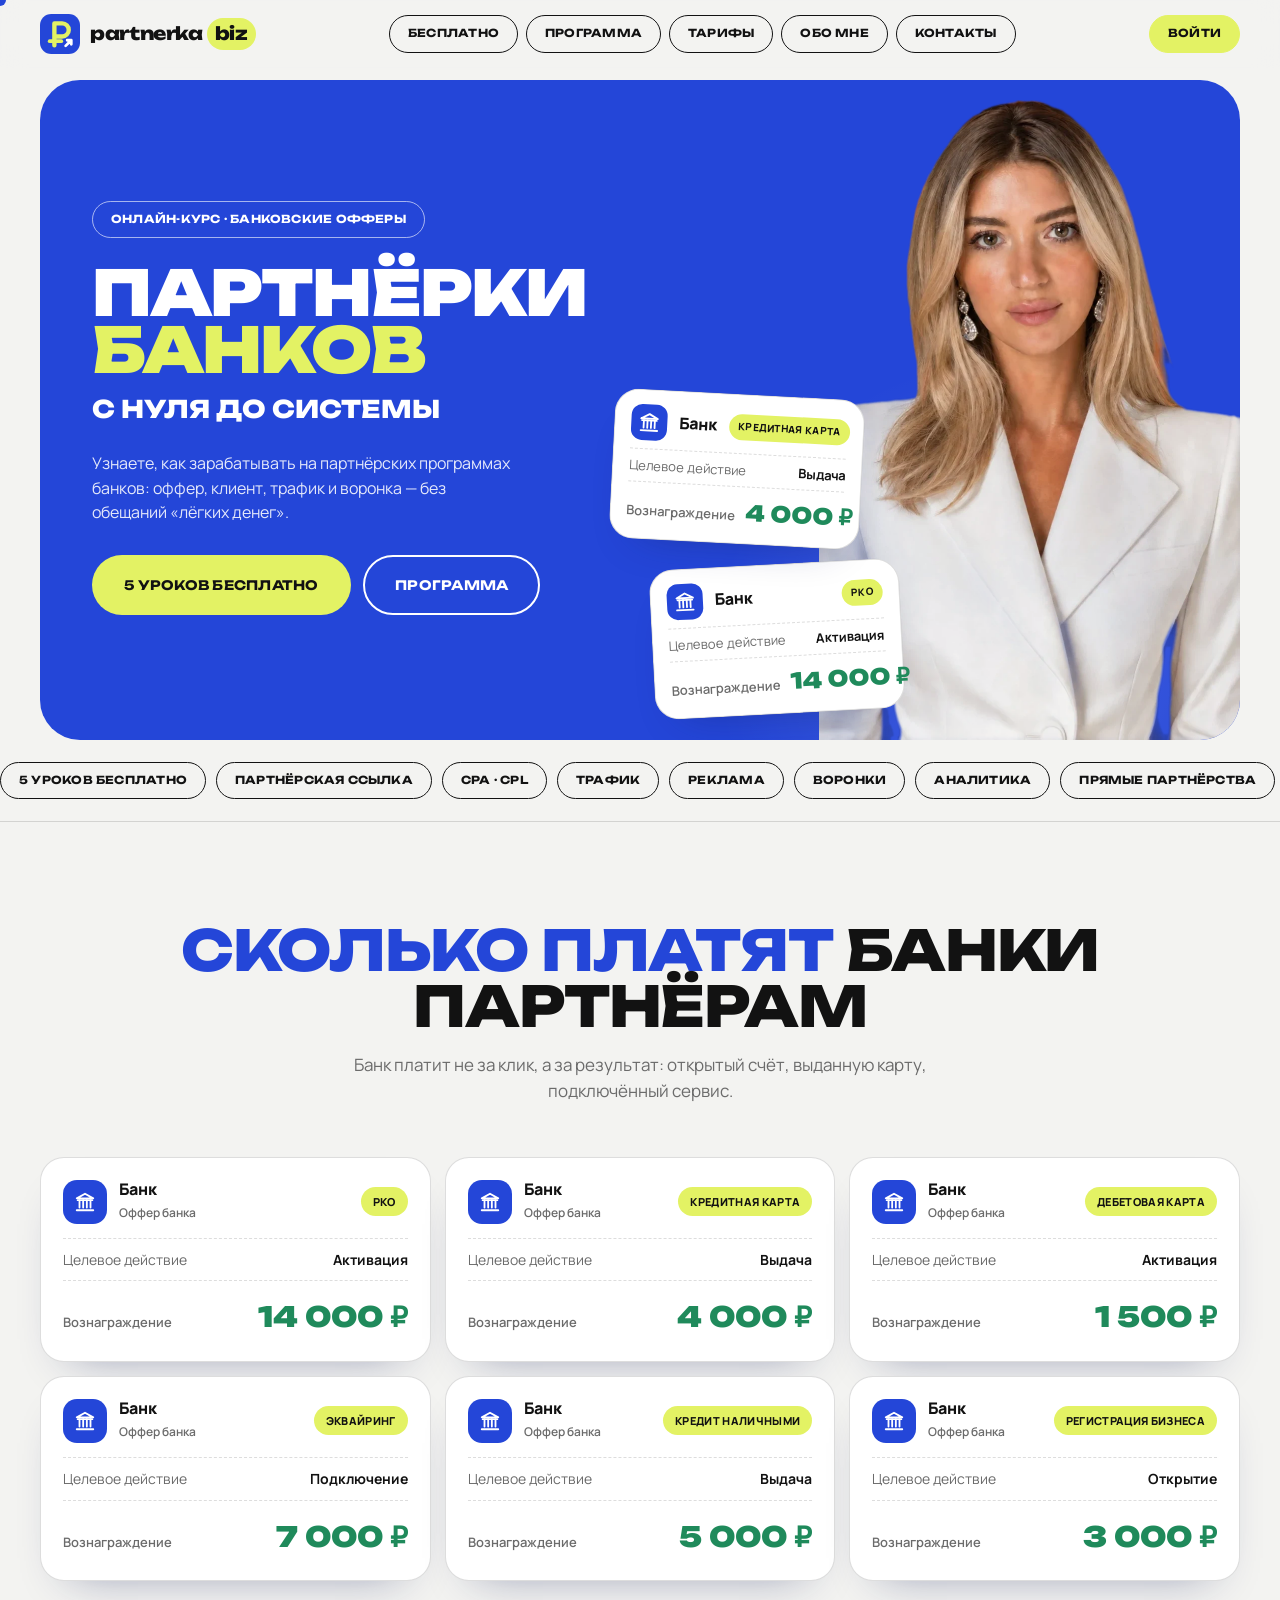
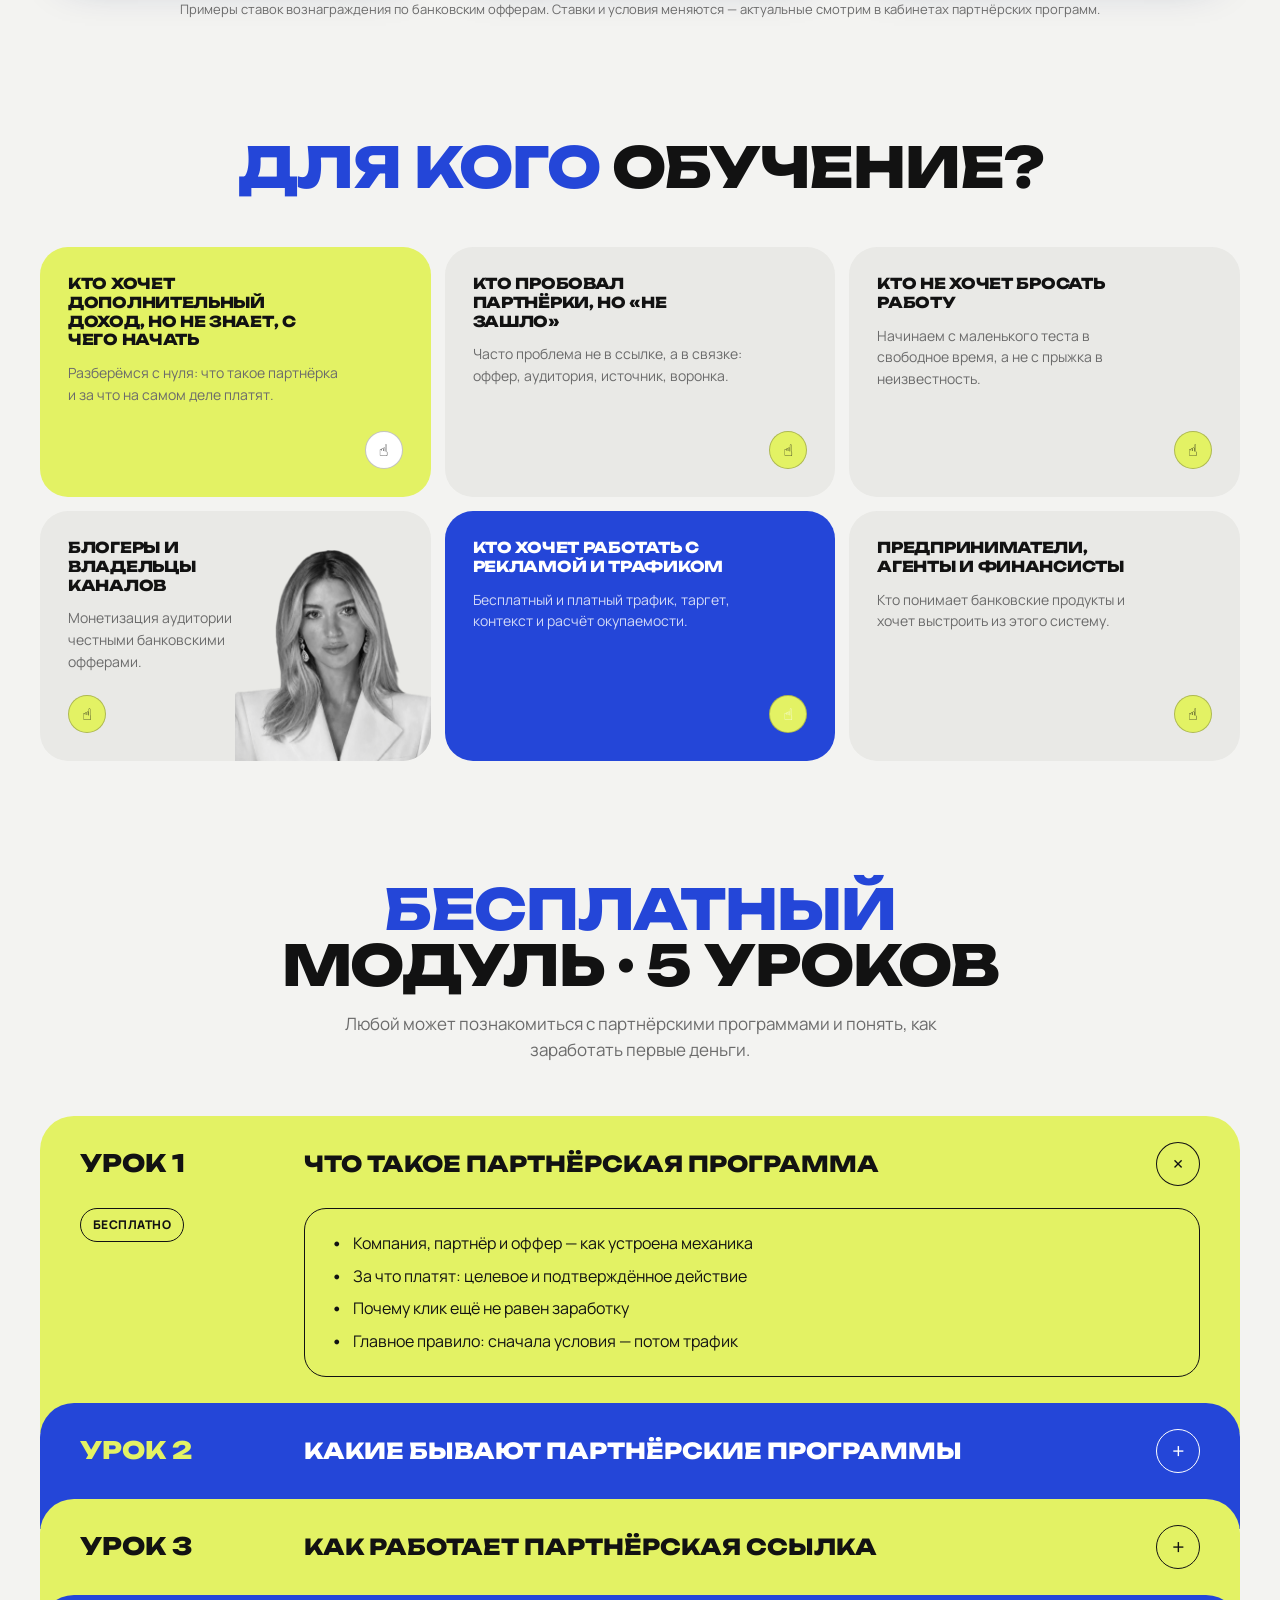
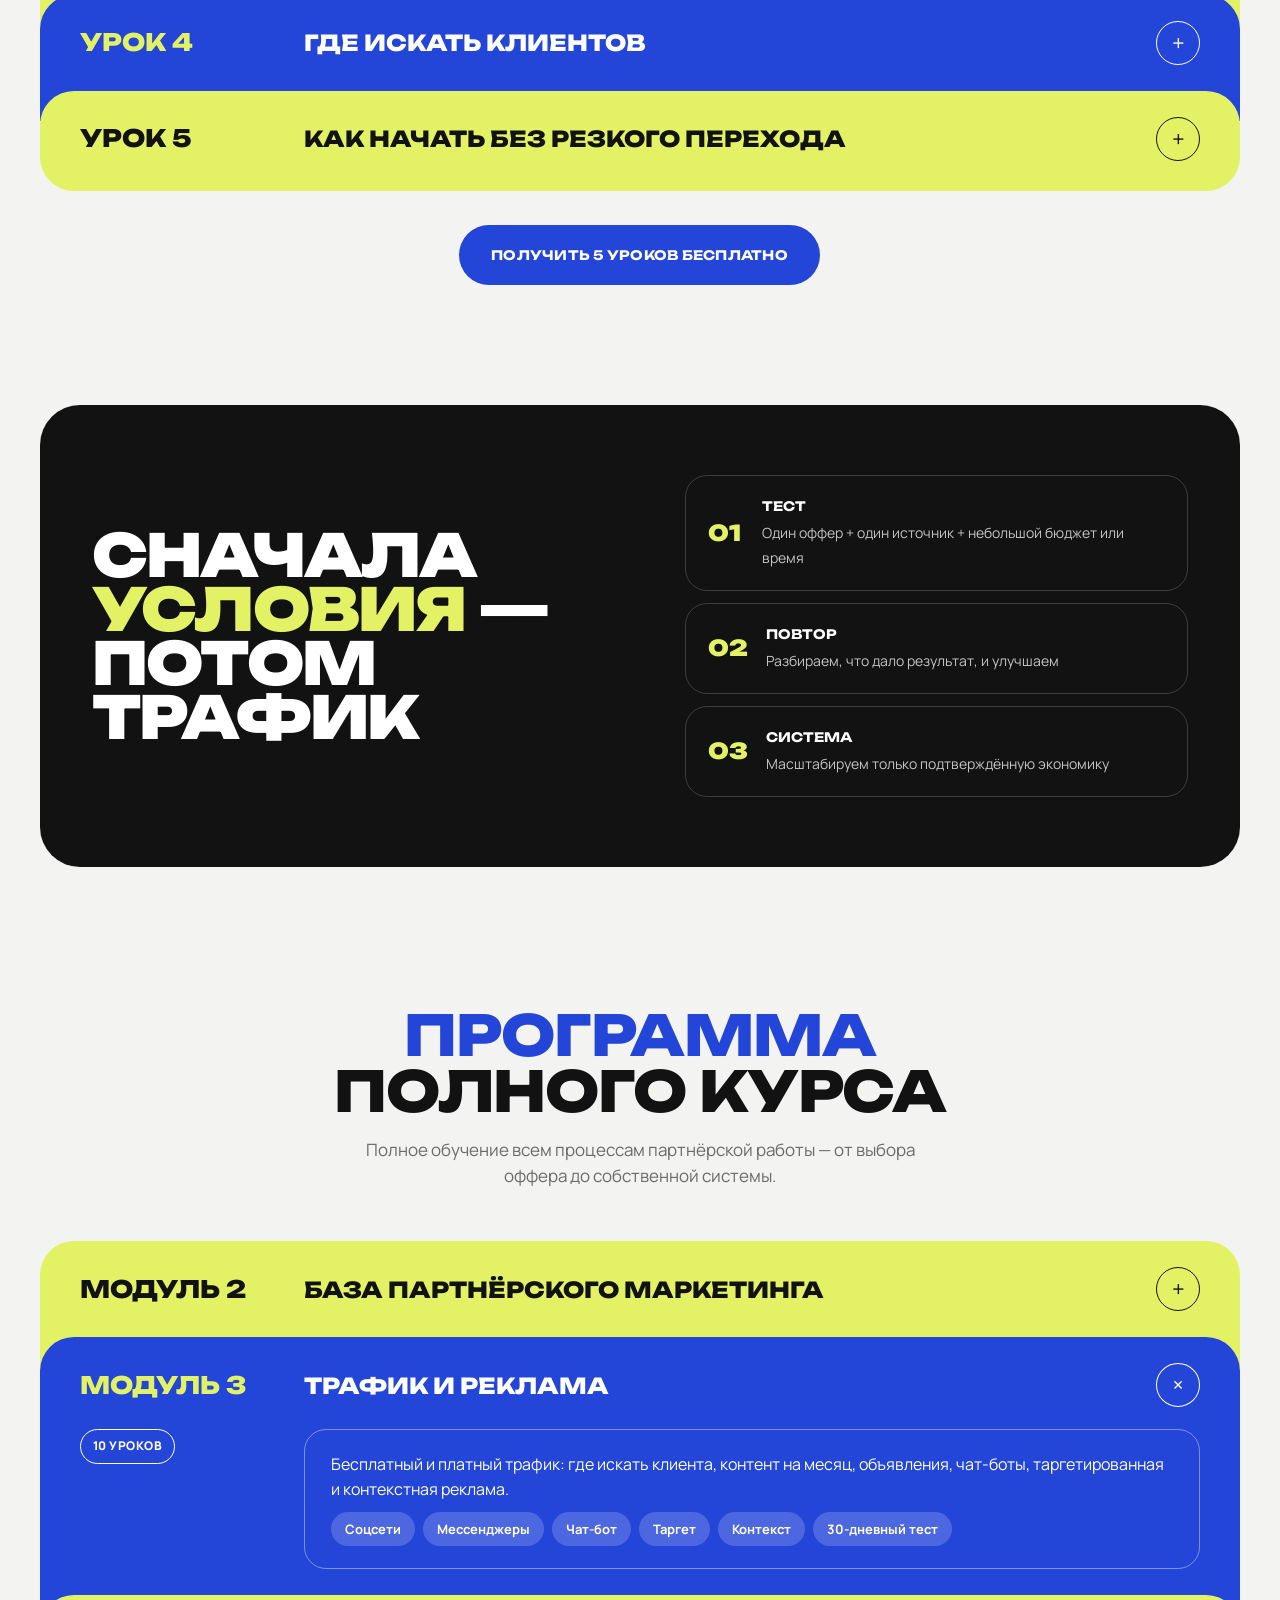
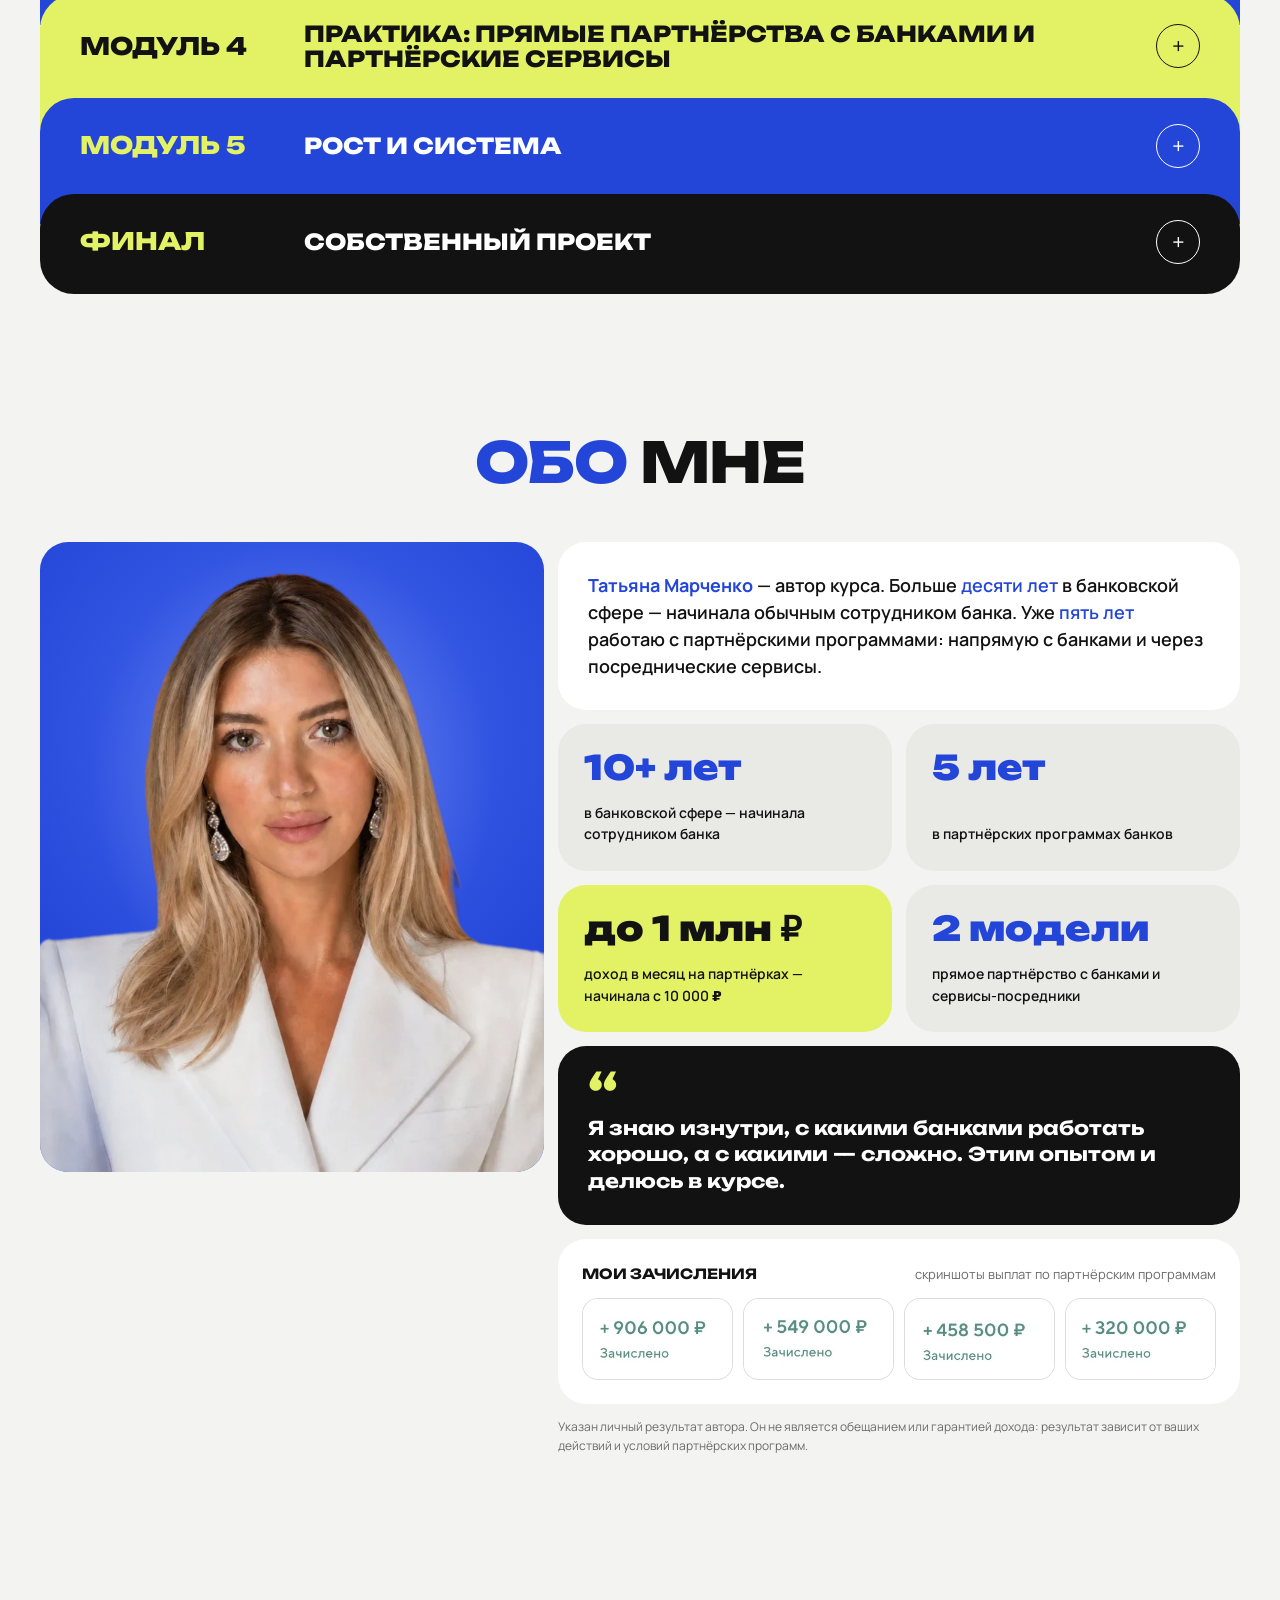
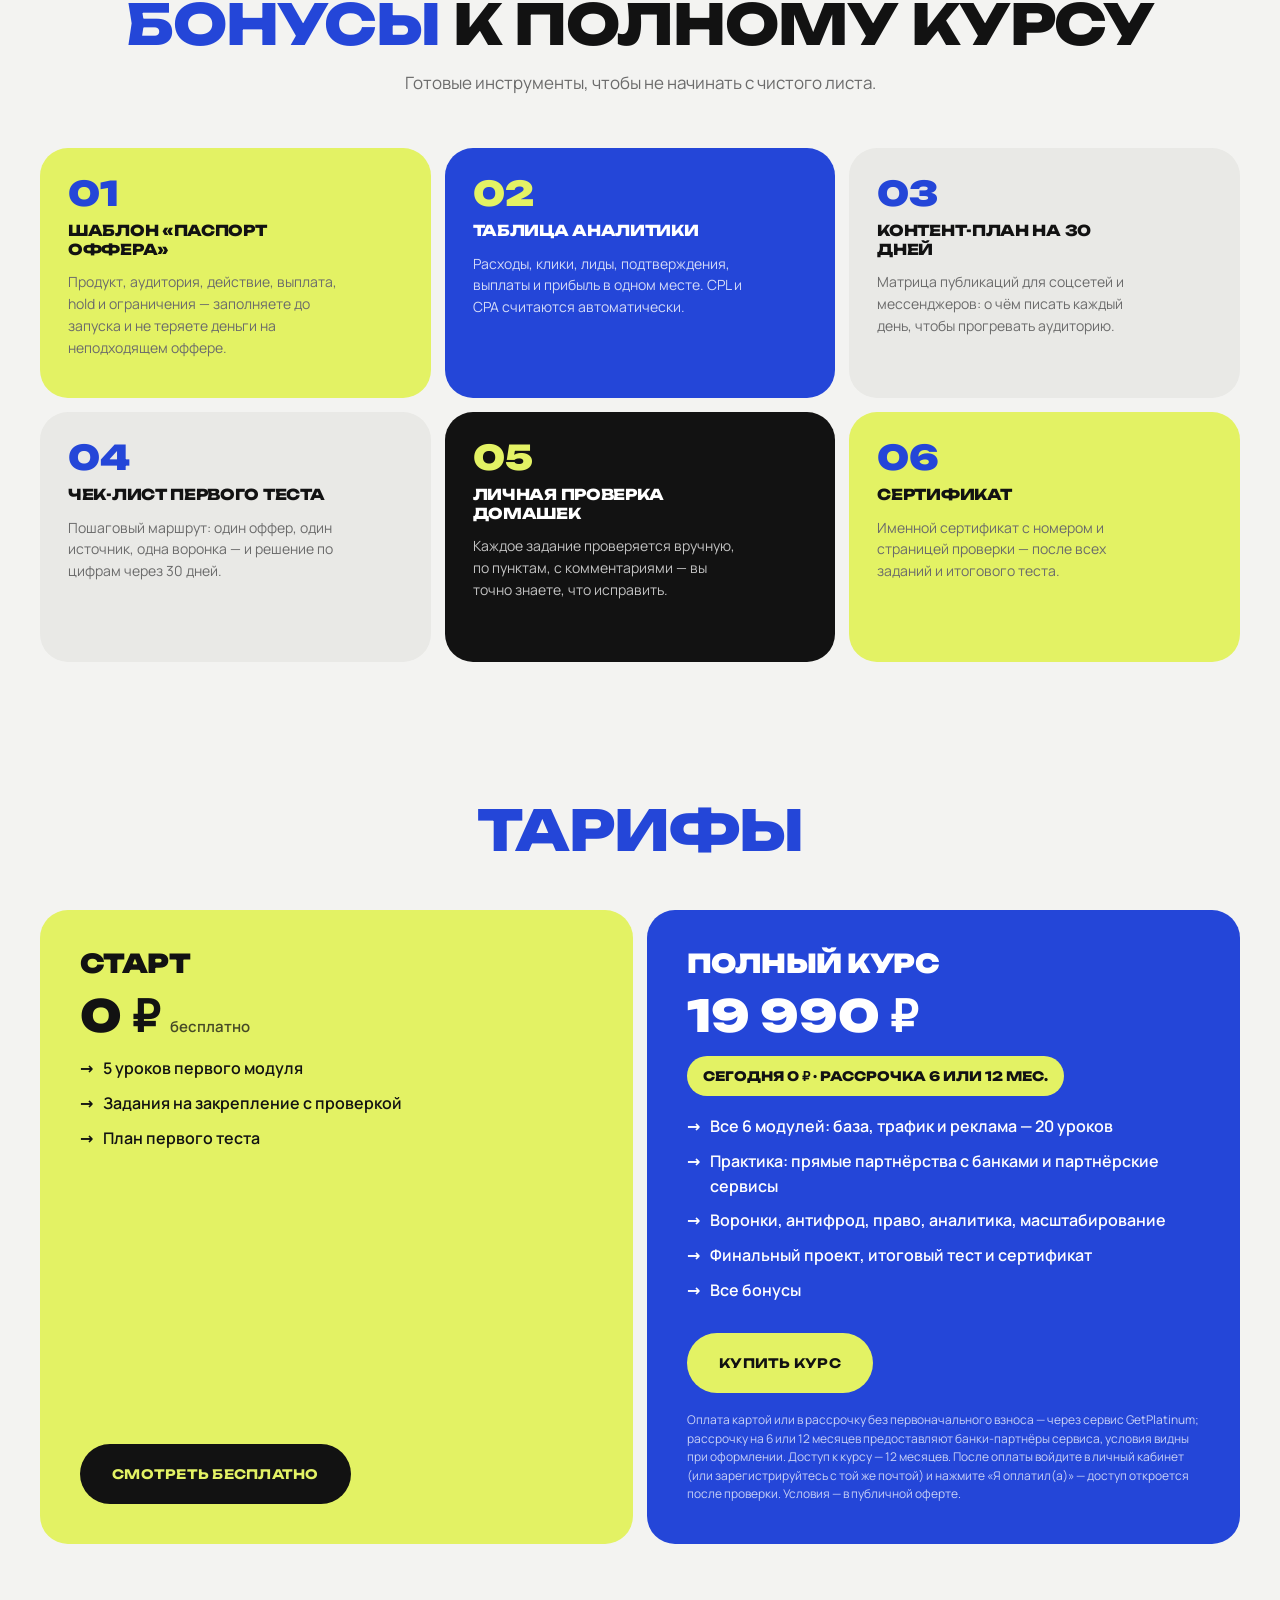
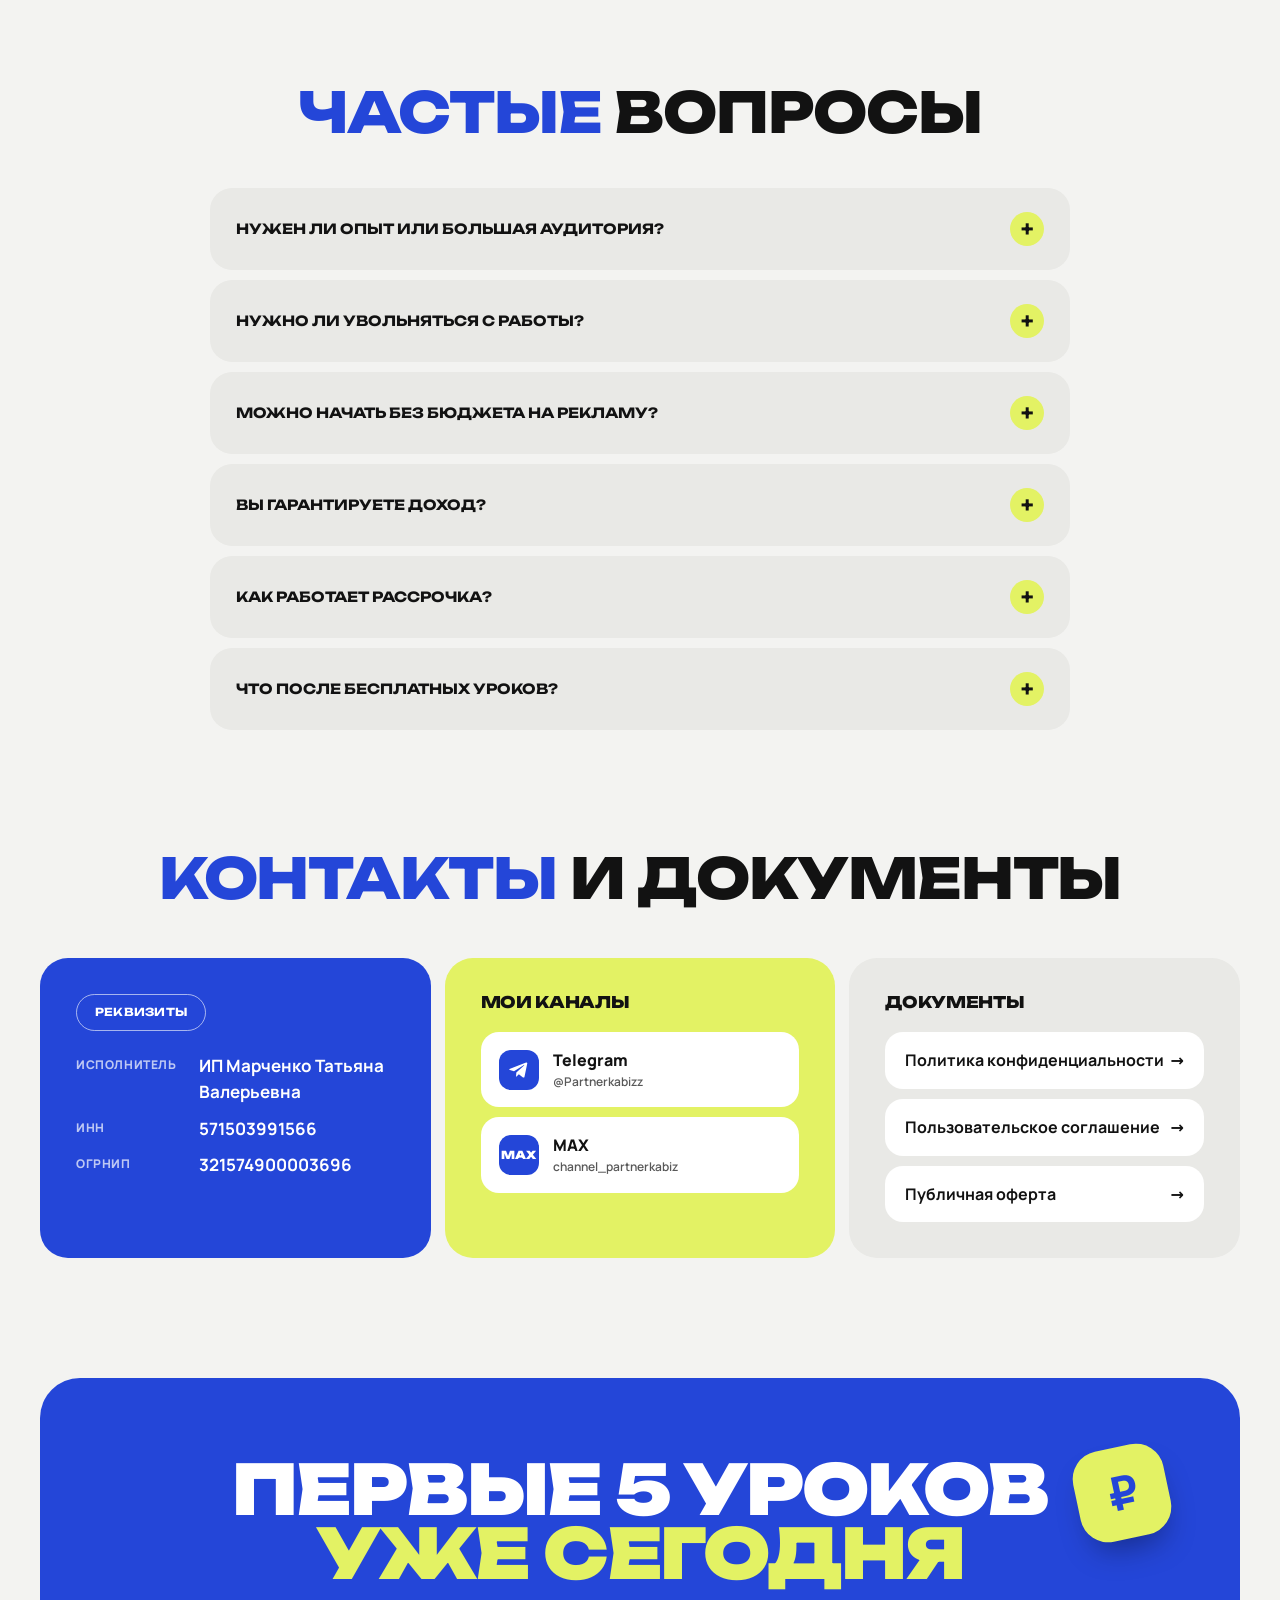
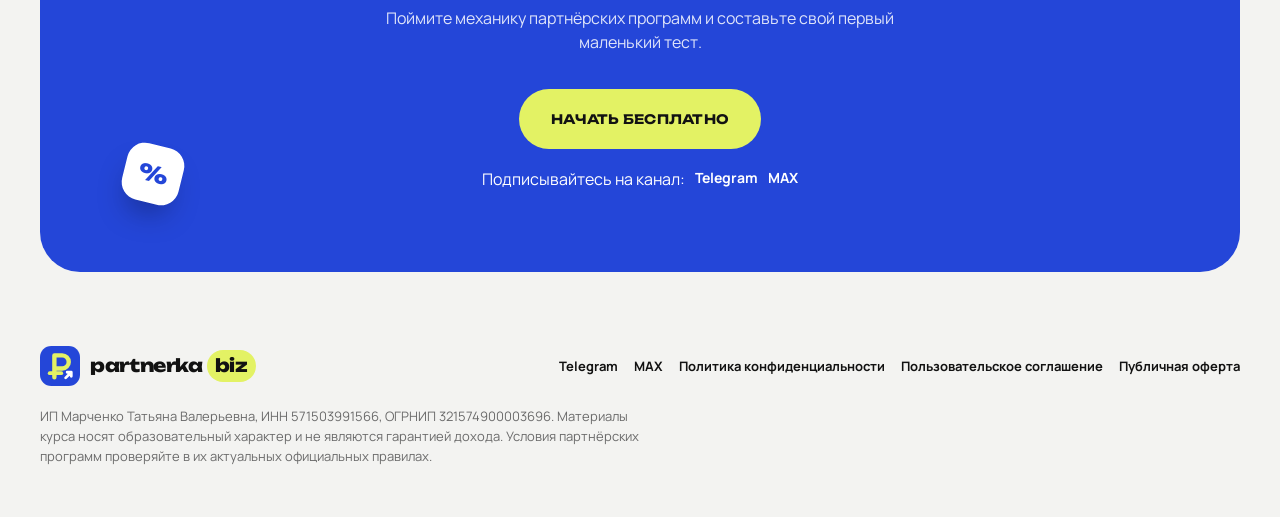
<file: index.html>
<!doctype html>
<html lang="ru">
<head>
<meta charset="utf-8">
<meta name="viewport" content="width=device-width, initial-scale=1">
<title>partnerka biz — курс по партнёрским программам банков</title>
<meta name="description" content="Курс по банковским партнёрским программам: 5 бесплатных уроков и полная программа — трафик, реклама, прямые партнёрства с банками, аналитика и масштабирование.">
<link rel="icon" href="assets/logo-mark.svg" type="image/svg+xml">
<link rel="icon" href="assets/icon-32.png" sizes="32x32" type="image/png">
<link rel="apple-touch-icon" href="assets/icon-180.png">
<link rel="stylesheet" href="assets/fonts.css">
<style>
:root{
  --bg:#f3f3f1;
  --card:#e9e9e6;
  --white:#ffffff;
  --ink:#121212;
  --muted:#6b6b6b;
  --blue:#2446d8;
  --blue-deep:#1a35b0;
  --lime:#e3f264;
  --line:rgba(18,18,18,.14);
  --radius:28px;
}
*{box-sizing:border-box;margin:0;padding:0}
html{scroll-behavior:smooth}
body{background:var(--bg);color:var(--ink);font-family:Manrope,system-ui,sans-serif;font-size:16px;line-height:1.55;overflow-x:hidden;-webkit-font-smoothing:antialiased}
img{max-width:100%;height:auto;display:block}
a{color:inherit;text-decoration:none}
button{font:inherit;color:inherit}
h1,h2,h3{font-family:Unbounded,Manrope,sans-serif;text-transform:uppercase;letter-spacing:-.02em;line-height:1}
.wrap{width:min(1200px,100% - 32px);margin-inline:auto}
section{padding:100px 0;position:relative}
.title{font-size:clamp(28px,4.4vw,56px);font-weight:800;text-align:center}
.title em{font-style:normal;color:var(--blue)}
.sub{text-align:center;color:var(--muted);max-width:600px;margin:18px auto 0;font-size:17px}

/* cursor */
.cursor{position:fixed;left:0;top:0;width:12px;height:12px;border-radius:50%;background:var(--blue);pointer-events:none;z-index:300;
  transform:translate(-50%,-50%);transition:width .25s,height .25s,background .25s;display:none}
.cursor.big{width:54px;height:54px;background:rgba(227,242,100,.55);mix-blend-mode:multiply}
@media (pointer:fine){.cursor{display:block}}

/* pills & buttons */
.pill{display:inline-flex;align-items:center;gap:8px;padding:9px 18px;border-radius:999px;border:1.5px solid var(--ink);font-family:Unbounded,sans-serif;font-weight:700;font-size:11px;letter-spacing:.02em;text-transform:uppercase;white-space:nowrap;background:transparent;cursor:pointer;transition:background .25s,color .25s}
.pill:hover{background:var(--ink);color:var(--white)}
.pill.lime{background:var(--lime);border-color:var(--lime);color:var(--ink)}
.pill.lime:hover{background:var(--ink);border-color:var(--ink);color:var(--lime)}
.btn{--x:0px;--y:0px;display:inline-flex;align-items:center;gap:10px;padding:18px 30px;border-radius:999px;border:2px solid transparent;cursor:pointer;
  font-family:Unbounded,sans-serif;font-weight:700;font-size:13px;letter-spacing:.02em;text-transform:uppercase;white-space:nowrap;
  transform:translate(var(--x),var(--y));transition:transform .35s cubic-bezier(.2,.8,.2,1),background .25s,color .25s,box-shadow .3s;will-change:transform}
.btn span{display:inline-block;transition:transform .35s cubic-bezier(.2,.8,.2,1)}
.btn-lime{background:var(--lime);color:var(--ink)}
.btn-lime:hover{box-shadow:0 14px 34px -10px rgba(227,242,100,.9)}
.btn-line{border-color:currentColor;color:var(--white)}
.btn-line:hover{background:var(--white);color:var(--blue)}
.btn-blue{background:var(--blue);color:var(--white)}
.btn-blue:hover{background:var(--blue-deep)}
.btn-ink{background:var(--ink);color:var(--lime)}

/* nav */
.nav{position:sticky;top:0;z-index:50;padding:14px 0;background:color-mix(in srgb,var(--bg) 85%,transparent);backdrop-filter:blur(12px);-webkit-backdrop-filter:blur(12px)}
.nav-in{display:flex;align-items:center;justify-content:space-between;gap:12px}
.nav-links{display:flex;gap:8px}
.logo{display:inline-flex;align-items:center;gap:10px;text-decoration:none;color:var(--ink)}
.logo-mark img{width:40px;height:40px;display:block;transition:transform .5s cubic-bezier(.3,1.6,.5,1)}
.logo:hover .logo-mark img{transform:rotate(-8deg) scale(1.06)}
.logo-word{font-family:Unbounded,sans-serif;font-weight:800;font-size:18px;letter-spacing:-.02em;display:flex;align-items:center;gap:4px;white-space:nowrap}
.logo-word b{background:var(--lime);border-radius:999px;padding:2px 8px;font-weight:800}
@media (max-width:420px){.logo-word{font-size:15px}.logo-mark img{width:34px;height:34px}}
@media (max-width:820px){.nav-links{display:none}}

/* hero */
.hero{padding:12px 0 0}
.hero-card{position:relative;background:var(--blue);color:var(--white);border-radius:40px;min-height:660px;overflow:hidden;padding:44px 52px;isolation:isolate}
.hero-card::before{content:"";position:absolute;inset:auto -10% -40% auto;width:700px;height:700px;border-radius:50%;background:radial-gradient(circle,rgba(255,255,255,.14),transparent 60%);z-index:-2}
.hero-tag{border-color:rgba(255,255,255,.6);color:var(--white);cursor:default}
.hero-tag:hover{background:transparent;color:var(--white)}
.hero-card{display:grid;grid-template-columns:minmax(0,1.15fr) minmax(0,.85fr);gap:20px;padding:44px 52px 0}
.hero-text{position:relative;z-index:2;align-self:center;padding-bottom:48px}
.hero-text .hero-tag{margin-bottom:26px}
.hero-photo{position:relative;z-index:1;align-self:end;justify-self:center;width:100%;max-width:430px;transition:transform .5s cubic-bezier(.2,.8,.2,1)}
.hero-photo img{width:100%;filter:drop-shadow(0 30px 40px rgba(0,0,0,.25))}
.big{font-family:Unbounded,sans-serif;font-weight:900;text-transform:uppercase;line-height:.92;letter-spacing:-.03em;font-size:clamp(40px,4.9vw,74px)}
.big.lime-t{color:var(--lime)}
.hero-text .mid{font-family:Unbounded,sans-serif;font-weight:800;text-transform:uppercase;font-size:clamp(17px,1.9vw,27px);margin-top:12px}
.hero-lead{margin:22px 0 30px;opacity:.88;font-size:16px;max-width:430px}
.hero-ctas{display:flex;gap:12px;flex-wrap:wrap}
/* framed portrait: the photo is cut by its frame, so no cut edges or overlaps are visible */
.pframe{position:relative;overflow:hidden}
/* soft light behind the head instead of a frame */
.pframe::before{content:"";position:absolute;left:8%;right:8%;top:0;height:75%;background:radial-gradient(closest-side,rgba(255,255,255,.26),rgba(255,255,255,0));z-index:0}
.pframe img{position:absolute!important;left:-2%!important;top:6%;width:104%!important;max-width:none;height:auto;filter:none;z-index:1}

.hero-photo.pframe{position:absolute;top:0;right:0;bottom:0;width:44%;max-width:none;align-self:stretch;justify-self:stretch}
.hero-photo.pframe img{left:auto!important;right:0;top:auto;bottom:0;height:97%;width:auto!important;-webkit-mask-image:none;mask-image:none}
.hero-photo.pframe::before{display:none}
.about-photo.pframe img{left:0!important;width:100%!important;top:5%;-webkit-mask-image:none;mask-image:none}
.about-photo.pframe::before{left:10%;right:10%}
/* offer cards lie on the left edge of the photo */
.hero-offers{position:absolute;inset:0;pointer-events:none;z-index:3}
.hero-offers .offer{position:absolute;width:250px;padding:14px 16px;gap:8px;animation:bob 6s ease-in-out infinite;transition:translate .4s ease-out}
.hero-offers .offer .offer-top small{display:none}
.hero-offers .offer .offer-row{padding:6px 0;font-size:13px}
.hero-offers .offer-pay span{font-size:13px}
.hero-offers .offer .offer-pay strong{font-size:22px}
.hero-offers .ochip{font-size:10px;padding:5px 9px}
.hero-offers .bank-ic{width:36px;height:36px;border-radius:11px}
.hero-offers .offer:nth-child(1){right:calc(44% - 190px);bottom:26px;rotate:-3deg}
.hero-offers .offer:nth-child(2){right:calc(44% - 150px);bottom:196px;rotate:3deg;animation-delay:-3s}
@media (max-width:1240px){.hero-offers .offer{width:215px;padding:12px 14px}.hero-offers .offer .offer-pay strong{font-size:18px}.hero-offers .offer .offer-row,.hero-offers .offer-pay span{font-size:11.5px}.hero-offers .offer-row span{white-space:nowrap}.hero-offers .offer:nth-child(1){right:calc(44% - 215px);bottom:22px}.hero-offers .offer:nth-child(2){right:calc(44% - 185px);bottom:172px}.hero-lead{max-width:360px}}
@media (max-width:980px){
  .hero-offers{inset:auto 12px 14px 12px;display:flex;gap:8px}
  .hero-offers .offer{position:static;flex:1 1 0;min-width:0;width:auto;padding:10px 12px;gap:4px;rotate:0deg!important;animation:none}
  .hero-offers .offer .offer-row{display:none}
  .hero-offers .offer-top{gap:8px}
  .hero-offers .offer-top b{display:none}
  .hero-offers .ochip{margin-left:0;font-size:9px;padding:4px 8px;white-space:normal;line-height:1.2}
  .hero-offers .bank-ic{width:28px;height:28px;border-radius:9px}
  .hero-offers .offer-pay{flex-direction:column;align-items:flex-start;gap:0}
  .hero-offers .offer-pay span{font-size:11px}
  .hero-offers .offer .offer-pay strong{font-size:18px}
}
.coin{position:absolute;right:22%;bottom:16%;z-index:3;width:92px;height:92px;border-radius:28px;background:var(--lime);color:var(--blue);display:grid;place-items:center;
  font-family:Unbounded,sans-serif;font-weight:900;font-size:44px;transform:rotate(-12deg);box-shadow:0 18px 30px -10px rgba(0,0,0,.35);animation:bob 5s ease-in-out infinite;transition:translate .4s ease-out}
.coin.c2{right:auto;left:46%;bottom:auto;top:16%;width:58px;height:58px;font-size:22px;border-radius:18px;background:var(--white);transform:rotate(14deg);animation-delay:-2.5s}
@keyframes bob{50%{margin-top:-14px}}
.hero-free{position:absolute;right:52px;bottom:44px;z-index:3;max-width:250px;text-align:right;font-size:14px;opacity:.9}
.hero-free b{display:block;font-family:Unbounded,sans-serif;font-size:38px;color:var(--lime);line-height:1}
@media (max-width:980px){
  .hero-card{display:flex;flex-direction:column;padding:30px 22px 0;min-height:auto;gap:0}
  .hero-text{padding-bottom:0}
  .hero .big{font-size:clamp(30px,9.4vw,64px)}
  .hero-text{width:100%;min-width:0;align-self:stretch}
  .hero-text .hero-tag{white-space:normal;line-height:1.3;max-width:100%;font-size:10px}
  .hero-ctas .btn{flex:1 1 auto;justify-content:center}
  .hero-free{position:static;max-width:none;text-align:left;margin:24px 0 0;display:block;padding:16px 18px;border-radius:20px;background:rgba(255,255,255,.1);font-size:14px;line-height:1.4;opacity:1}
  .hero-free b{font-size:30px;margin-bottom:6px}
  .hero-text{order:0}.hero-free{order:1}.hero-photo{order:2}
  .hero-photo.pframe{position:relative;top:auto;right:auto;bottom:auto;width:calc(100% + 44px);height:min(112vw,500px);margin:22px -22px 0}
  .hero-photo.pframe img{left:0!important;right:auto;width:100%!important;height:auto;top:5%;bottom:auto;-webkit-mask-image:none;mask-image:none}
  .coin{right:8%;bottom:12%;width:70px;height:70px;font-size:32px;border-radius:22px}
  .coin.c2{display:none}
}


/* ticker */
.ticker{overflow:hidden;padding:22px 0;border-bottom:1.5px solid var(--line)}

/* offer cards (look of a partner cabinet, no bank names) */
.offers{display:grid;grid-template-columns:repeat(3,1fr);gap:14px;margin-top:52px}
.offer{background:var(--white);border-radius:24px;padding:22px;display:grid;gap:14px;border:1px solid var(--line);box-shadow:0 22px 44px -30px rgba(20,30,90,.45);color:var(--ink);transition:transform .4s cubic-bezier(.2,.8,.2,1)}
.offer-top{display:flex;align-items:center;gap:12px}
.bank-ic{width:44px;height:44px;border-radius:14px;background:var(--blue);color:var(--white);display:grid;place-items:center;flex:none}
.offer-top b{display:block;font-weight:800;line-height:1.2}
.offer-top small{color:var(--muted);font-size:12px;font-weight:600}
.ochip{margin-left:auto;background:var(--lime);font-weight:800;font-size:11px;letter-spacing:.03em;padding:6px 12px;border-radius:999px;text-transform:uppercase;white-space:nowrap}
.offer-row{display:flex;justify-content:space-between;gap:10px;font-size:14px;color:var(--muted);padding:10px 0;border-top:1px dashed var(--line);border-bottom:1px dashed var(--line)}
.offer-row b{color:var(--ink)}
.offer-pay{display:flex;justify-content:space-between;align-items:baseline;gap:10px}
.offer-pay span{font-size:13px;color:var(--muted);font-weight:600}
.offer-pay strong{font-family:Unbounded,sans-serif;font-weight:900;font-size:28px;color:#1f8a5b;white-space:nowrap}
.offers-note{text-align:center;color:var(--muted);font-size:13px;margin-top:18px}
.float-offer{position:absolute;z-index:3;width:264px;padding:16px;gap:10px;animation:bob 6s ease-in-out infinite;transition:translate .4s ease-out}
.float-offer .offer-pay strong{font-size:22px}
.float-offer .ochip{font-size:10px;padding:5px 9px}
.float-offer .offer-top small{display:none}
.offer>*{min-width:0}
.float-offer .offer-row{padding:7px 0}
.fo1{left:calc(57% - 150px);bottom:34px;rotate:-4deg}
.fo2{right:34px;bottom:120px;rotate:3deg;animation-delay:-3s}
@media (min-width:981px){.hero-free{display:none}}
@media (max-width:1200px){.fo1{display:none}}
@media (max-width:980px){.float-offer{display:none}}
@media (max-width:900px){.offer-pay strong{font-size:23px}}
@media (max-width:900px){.offers{display:flex;overflow-x:auto;scroll-snap-type:x mandatory;padding-bottom:10px;margin-inline:-16px;padding-inline:16px;scrollbar-width:none}.offers .offer{flex:0 0 78%;scroll-snap-align:center}}

/* about */
.about2{display:grid;grid-template-columns:.85fr 1.15fr;gap:14px;margin-top:52px;align-items:stretch}
.about-photo{align-self:start;aspect-ratio:4/5;width:100%}
.about-photo.pframe{border-radius:var(--radius);background:radial-gradient(90% 70% at 50% 30%,#4467ee,#2446d8 75%)}
.about-who{color:var(--blue)}

.about-name{position:absolute;left:22px;bottom:22px;background:var(--lime);border-radius:20px;padding:12px 18px}
.about-name b{display:block;font-family:Unbounded,sans-serif;font-size:16px;text-transform:uppercase}
.about-name span{font-size:13px;font-weight:600}
.about-body{display:flex;flex-direction:column;gap:14px}
.about-lead{background:var(--white);border-radius:var(--radius);padding:30px;font-size:18px;font-weight:600;line-height:1.5}
.about-lead em{font-style:normal;color:var(--blue)}
.fact.lime{background:var(--lime)}
.fact.lime b{color:var(--ink)}
.about-quote{background:var(--ink);color:var(--white);border-radius:var(--radius);padding:30px;font-family:Unbounded,sans-serif;font-weight:700;font-size:clamp(15px,1.6vw,19px);line-height:1.4}
.about-quote::before{content:"“";display:block;font-size:54px;line-height:.6;color:var(--lime);margin-bottom:6px}
.disclaimer{font-size:12px;color:var(--muted)}
.proofs-box{background:var(--white);border-radius:var(--radius);padding:24px}
.proofs-head{display:flex;justify-content:space-between;align-items:baseline;gap:10px;flex-wrap:wrap;margin-bottom:14px}
.proofs-head b{font-family:Unbounded,sans-serif;font-size:14px;text-transform:uppercase}
.proofs-head span{font-size:13px;color:var(--muted)}
.proofs{display:grid;grid-template-columns:repeat(4,1fr);gap:10px}
.proof{margin:0;border-radius:16px;border:1px solid var(--line);overflow:hidden;background:#fff;transition:transform .3s,box-shadow .3s}
.proof:hover{transform:translateY(-4px) rotate(-1deg);box-shadow:0 16px 30px -18px rgba(20,30,90,.45)}
.proof img{width:100%}
@media (max-width:1100px){.proofs{grid-template-columns:1fr 1fr}}
@media (max-width:860px){.about2{grid-template-columns:1fr}.about-photo{max-width:440px;justify-self:center}.about-lead,.about-quote{padding:22px}}

/* channels */
.ch-links{display:grid;gap:10px;margin-top:22px}
.ch-links a{display:flex;align-items:center;gap:14px;padding:16px 18px;border-radius:18px;background:var(--white);text-decoration:none;font-weight:800;transition:transform .3s,background .3s,color .3s}
.ch-links a:hover{background:var(--ink);color:var(--lime);transform:translateX(6px)}
.ch-links .ic{width:40px;height:40px;border-radius:12px;display:grid;place-items:center;background:var(--blue);color:#fff;flex:none;font-family:Unbounded,sans-serif;font-size:11px;font-weight:900}
.ch-links small{display:block;font-weight:600;font-size:12px;opacity:.7}
.final-ch{display:flex;gap:10px;justify-content:center;flex-wrap:wrap;margin-top:18px;position:relative;z-index:2}
.final-ch a{color:#fff;font-weight:700;font-size:14px}
.ticker-track{display:flex;gap:10px;width:max-content;animation:tick 40s linear infinite}
.ticker:hover .ticker-track{animation-play-state:paused}
@keyframes tick{to{transform:translateX(-50%)}}

/* audience */
.aud{display:grid;grid-template-columns:repeat(3,1fr);gap:14px;margin-top:52px}
.acard{position:relative;min-height:250px;border-radius:var(--radius);background:var(--card);padding:28px;display:flex;flex-direction:column;gap:12px;overflow:hidden;
  transition:transform .4s cubic-bezier(.2,.8,.2,1),background .3s}
.acard h3{font-size:15px;font-weight:800;line-height:1.25;max-width:270px}
.acard p{font-size:14px;color:var(--muted);max-width:270px}
.acard.lime{background:var(--lime)}
.acard.blue{background:var(--blue);color:var(--white)}
.acard.blue p{color:rgba(255,255,255,.8)}
.acard .tap{margin-top:auto;align-self:flex-end;width:38px;height:38px;border-radius:50%;background:var(--lime);display:grid;place-items:center;border:1.5px solid rgba(18,18,18,.25);transition:transform .4s}
.acard.lime .tap{background:var(--white)}
.acard:hover .tap{transform:rotate(-20deg) scale(1.12)}
.acard.photo .pframe.round{position:absolute;right:0;bottom:0;width:50%;height:88%;border-radius:0}
.acard.photo .pframe.round::before{display:none}
.acard.photo .pframe.round img{width:100%!important;left:0!important;top:4%;filter:grayscale(1);transition:filter .5s;-webkit-mask-image:none;mask-image:none}
.acard.photo:hover .pframe.round img{filter:grayscale(0)}
.acard.photo > *:not(.pframe){position:relative;z-index:1}
.acard.photo h3,.acard.photo p{max-width:52%}
.acard.photo .tap{align-self:flex-start}
@media (max-width:900px){.aud{grid-template-columns:1fr 1fr}}
@media (max-width:580px){.aud{grid-template-columns:1fr}.acard{min-height:200px}}

/* principle band */
.band{background:var(--ink);color:var(--white);border-radius:40px;padding:70px 52px;display:grid;grid-template-columns:1.1fr 1fr;gap:40px;align-items:center}
.band .big{font-size:clamp(34px,4.6vw,64px)}
.band .big em{font-style:normal;color:var(--lime)}
.steps{display:grid;gap:12px}
.step{display:flex;gap:18px;align-items:center;padding:20px 22px;border-radius:22px;border:1.5px solid rgba(255,255,255,.18);transition:background .3s,transform .35s,color .3s}
.step:hover{background:var(--lime);color:var(--ink);transform:translateX(8px)}
.step b{font-family:Unbounded,sans-serif;font-size:22px;font-weight:900;color:var(--lime);min-width:36px}
.step:hover b{color:var(--blue)}
.step strong{display:block;font-family:Unbounded,sans-serif;text-transform:uppercase;font-size:13px;margin-bottom:4px}
.step span{font-size:14px;opacity:.75}
@media (max-width:880px){.band{grid-template-columns:1fr;padding:44px 24px;border-radius:30px}}

/* stacked program (accordion) */
.stack{margin-top:52px;display:flex;flex-direction:column}
.tab{border-radius:34px 34px 0 0;margin-top:-30px;padding:26px 40px 56px;position:relative}
.tab:first-child{margin-top:0}
.tab:last-child{border-radius:34px;padding-bottom:30px}
.tab:nth-child(odd){background:var(--lime)}
.tab:nth-child(even){background:var(--blue);color:var(--white)}
.tab.dark{background:var(--ink)!important;color:var(--white)}
.tab-head{display:grid;grid-template-columns:200px 1fr auto;gap:24px;align-items:center;width:100%;background:none;border:0;text-align:left;cursor:pointer}
.tab-head .num{font-family:Unbounded,sans-serif;font-weight:800;font-size:clamp(18px,2vw,24px);text-transform:uppercase}
.tab:nth-child(even) .tab-head .num,.tab.dark .tab-head .num{color:var(--lime)}
.tab-head .name{font-family:Unbounded,sans-serif;font-weight:800;font-size:clamp(15px,1.8vw,22px);text-transform:uppercase;line-height:1.15}
.tab-head .plus{width:44px;height:44px;border-radius:50%;border:1.5px solid currentColor;display:grid;place-items:center;font-size:22px;transition:transform .4s}
.tab.open .plus{transform:rotate(45deg)}
.tab-body{display:grid;grid-template-rows:0fr;transition:grid-template-rows .5s cubic-bezier(.2,.8,.2,1)}
.tab.open .tab-body{grid-template-rows:1fr}
.tab-body > div{overflow:hidden}
.tab-inner{display:grid;grid-template-columns:200px 1fr;gap:24px;padding-top:22px}
.tab-inner .meta{font-size:12px;font-weight:800;text-transform:uppercase;letter-spacing:.04em}
.tab-inner .meta span{display:inline-block;padding:7px 12px;border-radius:999px;border:1.5px solid currentColor}
.box{border-radius:22px;border:1.5px solid currentColor;padding:22px 26px}
.tab:nth-child(even) .box,.tab.dark .box{border-color:rgba(255,255,255,.4)}
.box ul{list-style:none;display:grid;gap:8px}
.box li{display:flex;gap:10px}
.box li::before{content:"•";font-weight:800}
.box p{margin-bottom:10px}
.tag-row{display:flex;flex-wrap:wrap;gap:8px;margin-top:4px}
.tag-row span{padding:7px 14px;border-radius:999px;font-size:13px;font-weight:700;background:rgba(255,255,255,.18)}
.tab:nth-child(odd):not(.dark) .tag-row span{background:rgba(18,18,18,.08)}
@media (max-width:760px){
  .tab{padding:22px 20px 52px;border-radius:26px 26px 0 0}
  .tab:last-child{border-radius:26px}
  .tab-head{grid-template-columns:1fr auto;gap:6px 14px}
  .tab-head .num,.tab-head .name{grid-column:1}
  .tab-head .plus{grid-row:1 / span 2;grid-column:2}
  .tab-inner{grid-template-columns:1fr;gap:14px}
  .box{padding:18px}
}
.after-stack{display:flex;justify-content:center;gap:12px;flex-wrap:wrap;margin-top:34px}

/* about */
.about{display:grid;grid-template-columns:1fr 1fr;gap:14px;margin-top:52px}
.about .q{background:var(--blue);color:var(--white);border-radius:var(--radius);padding:44px;display:flex;flex-direction:column;justify-content:space-between;gap:30px;min-height:380px}
.about .q p{font-family:Unbounded,sans-serif;font-weight:700;font-size:clamp(18px,2vw,26px);line-height:1.3;letter-spacing:-.01em}
.about .q small{color:var(--lime);font-weight:800;text-transform:uppercase;letter-spacing:.06em;font-size:12px}
.facts{display:grid;grid-template-columns:1fr 1fr;gap:14px}
.fact{background:var(--card);border-radius:var(--radius);padding:26px;display:flex;flex-direction:column;justify-content:space-between;gap:18px;transition:background .3s}
.fact:hover{background:var(--lime)}
.fact b{font-family:Unbounded,sans-serif;font-weight:900;font-size:34px;color:var(--blue);line-height:1}
.fact span{font-size:14px;font-weight:600}
@media (max-width:860px){.about{grid-template-columns:1fr}.about .q{padding:30px;min-height:auto}}
@media (max-width:420px){.facts{grid-template-columns:1fr}}

/* plans */
.plans{display:grid;grid-template-columns:1fr 1fr;gap:14px;margin-top:52px}
.plan{border-radius:var(--radius);padding:40px;display:flex;flex-direction:column;gap:18px;transition:transform .4s cubic-bezier(.2,.8,.2,1)}
.plan.free{background:var(--lime)}
.plan.pro{background:var(--blue);color:var(--white)}
.plan h3{font-size:26px;font-weight:900}
.plan .price{font-family:Unbounded,sans-serif;font-size:44px;font-weight:900;line-height:1}
.plan .price small{font-family:Manrope,sans-serif;font-size:15px;font-weight:600;opacity:.75}
.plan ul{list-style:none;display:grid;gap:10px;margin-bottom:12px}
.plan li{display:flex;gap:10px;font-weight:600}
.plan li::before{content:"→"}
.plan .btn{margin-top:auto;align-self:flex-start}
@media (max-width:760px){.plans{grid-template-columns:1fr}.plan{padding:28px}}

/* faq */
.faq{max-width:860px;margin:48px auto 0;display:grid;gap:10px}
.faq details{background:var(--card);border-radius:22px;padding:4px 26px;transition:background .3s}
.faq details[open]{background:var(--white)}
.faq summary{list-style:none;cursor:pointer;padding:20px 0;font-family:Unbounded,sans-serif;font-weight:700;font-size:14px;text-transform:uppercase;display:flex;justify-content:space-between;gap:16px;align-items:center}
.faq summary::-webkit-details-marker{display:none}
.faq summary::after{content:"+";flex:none;width:34px;height:34px;border-radius:50%;background:var(--lime);display:grid;place-items:center;font-size:20px;transition:transform .3s}
.faq details[open] summary::after{transform:rotate(45deg)}
.faq details p{color:var(--muted);padding-bottom:22px}

/* final */
.final-card{background:var(--blue);color:var(--white);border-radius:40px;padding:80px 24px;text-align:center;position:relative;overflow:hidden}
.final-card .big{font-size:clamp(34px,5.4vw,76px)}
.final-card p{opacity:.85;max-width:520px;margin:20px auto 34px}
.final-card .coin{right:6%;bottom:auto;top:14%}
.final-card .coin.c2{left:7%;top:auto;bottom:14%;display:grid}
@media (max-width:760px){.final-card .coin{display:none!important}}

.acard .bn{font-family:Unbounded,sans-serif;font-weight:900;font-size:34px;line-height:1;color:var(--blue)}
.acard.blue .bn,.acard.ink .bn{color:var(--lime)}
.acard.ink{background:var(--ink);color:var(--white)}
.acard.ink p{color:rgba(255,255,255,.75)}
.plan .old{font-family:Manrope,sans-serif;font-size:15px;font-weight:700;opacity:.8}
.installment{display:inline-flex;align-self:flex-start;align-items:center;gap:10px;padding:10px 16px;border-radius:999px;background:var(--lime);color:var(--ink);font-family:Unbounded,sans-serif;font-weight:800;font-size:13px;text-transform:uppercase}
.plan .note{font-size:12px;opacity:.75}
.contacts{display:grid;grid-template-columns:1fr 1fr 1fr;gap:14px;margin-top:52px}
.contacts .c-card.lime{background:var(--lime)}
.contacts .c-card{border-radius:var(--radius);padding:36px}
.contacts .c-card.blue{background:var(--blue);color:var(--white)}
.contacts .c-card.gray{background:var(--card)}
.contacts dl{display:grid;grid-template-columns:auto 1fr;gap:10px 22px;margin-top:22px}
.contacts dt{font-size:12px;font-weight:800;text-transform:uppercase;letter-spacing:.05em;opacity:.7;padding-top:3px}
.contacts dd{font-weight:700;font-size:17px}
.doc-links{display:grid;gap:10px;margin-top:22px}
.doc-links a{display:flex;justify-content:space-between;align-items:center;padding:16px 20px;border-radius:18px;background:var(--white);text-decoration:none;font-weight:700;transition:transform .3s,background .3s}
.doc-links a:hover{background:var(--lime);transform:translateX(6px)}
@media (max-width:960px){.contacts{grid-template-columns:1fr 1fr}.contacts .c-card.gray{grid-column:1/-1}}
@media (max-width:760px){.contacts{grid-template-columns:1fr}.contacts .c-card.gray{grid-column:auto}.contacts .c-card{padding:26px}.contacts dl{grid-template-columns:1fr;gap:2px}.contacts dd{margin-bottom:10px}}
footer{padding:34px 0 50px}
.foot-links{display:flex;gap:16px;flex-wrap:wrap}
.foot-links a{color:var(--ink);font-weight:700}
.foot{display:flex;justify-content:space-between;align-items:center;gap:20px;flex-wrap:wrap;font-size:13px;color:var(--muted)}
.foot p{max-width:620px}

/* modal */
.modal{position:fixed;inset:0;z-index:200;display:none;place-items:center;padding:16px;background:rgba(18,18,18,.55);backdrop-filter:blur(6px)}
.modal.open{display:grid;animation:fade .3s}
.modal-box{width:min(460px,100%);background:var(--white);border-radius:32px;padding:38px;position:relative;animation:pop .4s cubic-bezier(.2,.8,.2,1)}
.modal-box h3{font-size:22px;font-weight:900;margin-bottom:10px;padding-right:40px}
.modal-box form > p,.success p{color:var(--muted);margin-bottom:22px}
.modal-close{position:absolute;right:16px;top:16px;width:40px;height:40px;border-radius:50%;border:0;background:var(--lime);font-size:22px;cursor:pointer}
.field{display:grid;gap:6px;margin-bottom:14px;font-size:13px;font-weight:700}
.field input{font:inherit;font-weight:500;padding:15px 18px;border-radius:16px;border:1.5px solid var(--line);background:var(--bg);color:var(--ink);outline:none}
.field input:focus{border-color:var(--blue)}
.consent{display:flex;gap:10px;font-size:13px;color:var(--muted);margin:6px 0 20px;align-items:flex-start}
.consent input{margin-top:3px;accent-color:var(--blue)}
.modal .btn{width:100%;justify-content:center}
.success{display:none;text-align:center}
.success .big{color:var(--blue);font-size:40px;margin-bottom:12px}
@keyframes fade{from{opacity:0}}
@keyframes pop{from{opacity:0;transform:translateY(16px) scale(.97)}}

/* reveal */
.reveal{opacity:0;transform:translateY(30px);transition:opacity .9s cubic-bezier(.2,.8,.2,1),transform .9s cubic-bezier(.2,.8,.2,1)}
.reveal.in{opacity:1;transform:none}
@media (prefers-reduced-motion:reduce){
  *,*::before,*::after{animation:none!important;transition:none!important}
  .reveal{opacity:1;transform:none}
  .cursor{display:none!important}
}
@media (max-width:600px){section{padding:72px 0}.hero{padding-top:6px}.hero-card{border-radius:30px}.final-card{border-radius:30px;padding:60px 20px}.hide-sm{display:none!important}}
</style>
</head>
<body>

<div class="cursor" aria-hidden="true"></div>

<header class="nav">
  <div class="wrap nav-in">
    <a href="#top" class="logo" aria-label="partnerka biz — на главную"><span class="logo-mark"><img src="assets/logo-mark.svg" alt="" width="40" height="40"></span><span class="logo-word">partnerka<b>biz</b></span></a>
    <nav class="nav-links">
      <a href="#free" class="pill">Бесплатно</a>
      <a href="#program" class="pill">Программа</a>
      <a href="#plans" class="pill">Тарифы</a>
      <a href="#about" class="pill">Обо мне</a>
      <a href="#contacts" class="pill">Контакты</a>
    </nav>
    <a href="lk/login.php" class="pill lime">Войти</a>
  </div>
</header>

<main id="top">

<!-- HERO -->
<section class="hero">
  <div class="wrap">
    <div class="hero-card" id="hero">
      <div class="hero-text reveal">
        <span class="pill hero-tag">Онлайн-курс · банковские офферы</span>
        <div class="big">Партнёрки</div>
        <div class="big lime-t">банков</div>
        <div class="mid">с нуля до системы</div>
        <p class="hero-lead">Узнаете, как зарабатывать на партнёрских программах банков: оффер, клиент, трафик и воронка — без обещаний «лёгких денег».</p>
        <div class="hero-ctas">
          <button class="btn btn-lime magnetic" data-open-modal><span>5 уроков бесплатно</span></button>
          <a href="#program" class="btn btn-line magnetic"><span>Программа</span></a>
        </div>
      </div>

      <div class="hero-photo pframe" id="heroPhoto"><img id="portraitImg" src="[data-uri]" alt="Татьяна Марченко — автор курса" width="840" height="1277"></div>

      


      <div class="hero-offers">
        <div class="offer"><div class="offer-top"><span class="bank-ic"><svg width="22" height="22" viewBox="0 0 24 24" fill="none" stroke="currentColor" stroke-width="2" stroke-linecap="round" stroke-linejoin="round"><path d="M3 21h18"/><path d="M4 10h16"/><path d="M12 3 3 8h18z"/><path d="M6 10v8M10 10v8M14 10v8M18 10v8"/></svg></span><div><b>Банк</b><small>Оффер банка</small></div><span class="ochip">РКО</span></div><div class="offer-row"><span>Целевое действие</span><b>Активация</b></div><div class="offer-pay"><span>Вознаграждение</span><strong>14 000 ₽</strong></div></div>
        <div class="offer"><div class="offer-top"><span class="bank-ic"><svg width="22" height="22" viewBox="0 0 24 24" fill="none" stroke="currentColor" stroke-width="2" stroke-linecap="round" stroke-linejoin="round"><path d="M3 21h18"/><path d="M4 10h16"/><path d="M12 3 3 8h18z"/><path d="M6 10v8M10 10v8M14 10v8M18 10v8"/></svg></span><div><b>Банк</b><small>Оффер банка</small></div><span class="ochip">Кредитная карта</span></div><div class="offer-row"><span>Целевое действие</span><b>Выдача</b></div><div class="offer-pay"><span>Вознаграждение</span><strong>4 000 ₽</strong></div></div>
      </div>

      <div class="hero-free reveal"><b>5 уроков</b>первого модуля открыты бесплатно — начните сегодня</div>
    </div>
  </div>
</section>

<!-- TICKER -->
<div class="ticker" aria-hidden="true">
  <div class="ticker-track">
    <span class="pill">5 уроков бесплатно</span><span class="pill">Партнёрская ссылка</span><span class="pill">CPA · CPL</span><span class="pill">Трафик</span><span class="pill">Реклама</span><span class="pill">Воронки</span><span class="pill">Аналитика</span><span class="pill">Прямые партнёрства</span><span class="pill">Масштабирование</span>
    <span class="pill">5 уроков бесплатно</span><span class="pill">Партнёрская ссылка</span><span class="pill">CPA · CPL</span><span class="pill">Трафик</span><span class="pill">Реклама</span><span class="pill">Воронки</span><span class="pill">Аналитика</span><span class="pill">Прямые партнёрства</span><span class="pill">Масштабирование</span>
  </div>
</div>

<!-- OFFERS -->
<section id="offers">
  <div class="wrap">
    <h2 class="title reveal"><em>Сколько платят</em> банки партнёрам</h2>
    <p class="sub reveal">Банк платит не за клик, а за результат: открытый счёт, выданную карту, подключённый сервис.</p>
    <div class="offers">
      <div class="offer tilt reveal"><div class="offer-top"><span class="bank-ic"><svg width="22" height="22" viewBox="0 0 24 24" fill="none" stroke="currentColor" stroke-width="2" stroke-linecap="round" stroke-linejoin="round"><path d="M3 21h18"/><path d="M4 10h16"/><path d="M12 3 3 8h18z"/><path d="M6 10v8M10 10v8M14 10v8M18 10v8"/></svg></span><div><b>Банк</b><small>Оффер банка</small></div><span class="ochip">РКО</span></div><div class="offer-row"><span>Целевое действие</span><b>Активация</b></div><div class="offer-pay"><span>Вознаграждение</span><strong>14 000 ₽</strong></div></div>
      <div class="offer tilt reveal"><div class="offer-top"><span class="bank-ic"><svg width="22" height="22" viewBox="0 0 24 24" fill="none" stroke="currentColor" stroke-width="2" stroke-linecap="round" stroke-linejoin="round"><path d="M3 21h18"/><path d="M4 10h16"/><path d="M12 3 3 8h18z"/><path d="M6 10v8M10 10v8M14 10v8M18 10v8"/></svg></span><div><b>Банк</b><small>Оффер банка</small></div><span class="ochip">Кредитная карта</span></div><div class="offer-row"><span>Целевое действие</span><b>Выдача</b></div><div class="offer-pay"><span>Вознаграждение</span><strong>4 000 ₽</strong></div></div>
      <div class="offer tilt reveal"><div class="offer-top"><span class="bank-ic"><svg width="22" height="22" viewBox="0 0 24 24" fill="none" stroke="currentColor" stroke-width="2" stroke-linecap="round" stroke-linejoin="round"><path d="M3 21h18"/><path d="M4 10h16"/><path d="M12 3 3 8h18z"/><path d="M6 10v8M10 10v8M14 10v8M18 10v8"/></svg></span><div><b>Банк</b><small>Оффер банка</small></div><span class="ochip">Дебетовая карта</span></div><div class="offer-row"><span>Целевое действие</span><b>Активация</b></div><div class="offer-pay"><span>Вознаграждение</span><strong>1 500 ₽</strong></div></div>
      <div class="offer tilt reveal"><div class="offer-top"><span class="bank-ic"><svg width="22" height="22" viewBox="0 0 24 24" fill="none" stroke="currentColor" stroke-width="2" stroke-linecap="round" stroke-linejoin="round"><path d="M3 21h18"/><path d="M4 10h16"/><path d="M12 3 3 8h18z"/><path d="M6 10v8M10 10v8M14 10v8M18 10v8"/></svg></span><div><b>Банк</b><small>Оффер банка</small></div><span class="ochip">Эквайринг</span></div><div class="offer-row"><span>Целевое действие</span><b>Подключение</b></div><div class="offer-pay"><span>Вознаграждение</span><strong>7 000 ₽</strong></div></div>
      <div class="offer tilt reveal"><div class="offer-top"><span class="bank-ic"><svg width="22" height="22" viewBox="0 0 24 24" fill="none" stroke="currentColor" stroke-width="2" stroke-linecap="round" stroke-linejoin="round"><path d="M3 21h18"/><path d="M4 10h16"/><path d="M12 3 3 8h18z"/><path d="M6 10v8M10 10v8M14 10v8M18 10v8"/></svg></span><div><b>Банк</b><small>Оффер банка</small></div><span class="ochip">Кредит наличными</span></div><div class="offer-row"><span>Целевое действие</span><b>Выдача</b></div><div class="offer-pay"><span>Вознаграждение</span><strong>5 000 ₽</strong></div></div>
      <div class="offer tilt reveal"><div class="offer-top"><span class="bank-ic"><svg width="22" height="22" viewBox="0 0 24 24" fill="none" stroke="currentColor" stroke-width="2" stroke-linecap="round" stroke-linejoin="round"><path d="M3 21h18"/><path d="M4 10h16"/><path d="M12 3 3 8h18z"/><path d="M6 10v8M10 10v8M14 10v8M18 10v8"/></svg></span><div><b>Банк</b><small>Оффер банка</small></div><span class="ochip">Регистрация бизнеса</span></div><div class="offer-row"><span>Целевое действие</span><b>Открытие</b></div><div class="offer-pay"><span>Вознаграждение</span><strong>3 000 ₽</strong></div></div>
    </div>
    <p class="offers-note reveal">Примеры ставок вознаграждения по банковским офферам. Ставки и условия меняются — актуальные смотрим в кабинетах партнёрских программ.</p>
  </div>
</section>

<!-- AUDIENCE -->
<section id="for" style="padding-top:20px">
  <div class="wrap">
    <h2 class="title reveal"><em>Для кого</em> обучение?</h2>
    <div class="aud">
      <article class="acard lime tilt reveal"><h3>Кто хочет дополнительный доход, но не знает, с чего начать</h3><p>Разберёмся с нуля: что такое партнёрка и за что на самом деле платят.</p><span class="tap">☝</span></article>
      <article class="acard tilt reveal"><h3>Кто пробовал партнёрки, но «не зашло»</h3><p>Часто проблема не в ссылке, а в связке: оффер, аудитория, источник, воронка.</p><span class="tap">☝</span></article>
      <article class="acard tilt reveal"><h3>Кто не хочет бросать работу</h3><p>Начинаем с маленького теста в свободное время, а не с прыжка в неизвестность.</p><span class="tap">☝</span></article>
      <article class="acard photo tilt reveal"><h3>Блогеры и владельцы каналов</h3><p>Монетизация аудитории честными банковскими офферами.</p><span class="pframe round"><img data-portrait alt=""></span><span class="tap">☝</span></article>
      <article class="acard blue tilt reveal"><h3>Кто хочет работать с рекламой и трафиком</h3><p>Бесплатный и платный трафик, таргет, контекст и расчёт окупаемости.</p><span class="tap">☝</span></article>
      <article class="acard tilt reveal"><h3>Предприниматели, агенты и финансисты</h3><p>Кто понимает банковские продукты и хочет выстроить из этого систему.</p><span class="tap">☝</span></article>
    </div>
  </div>
</section>

<!-- FREE MODULE -->
<section id="free" style="padding-top:20px">
  <div class="wrap">
    <h2 class="title reveal"><em>Бесплатный</em><br>модуль · 5 уроков</h2>
    <p class="sub reveal">Любой может познакомиться с партнёрскими программами и понять, как заработать первые деньги.</p>

    <div class="stack">
      <div class="tab open reveal">
        <button class="tab-head" aria-expanded="true"><span class="num">Урок 1</span><span class="name">Что такое партнёрская программа</span><span class="plus">+</span></button>
        <div class="tab-body"><div><div class="tab-inner"><div class="meta"><span>Бесплатно</span></div>
          <div class="box"><ul><li>Компания, партнёр и оффер — как устроена механика</li><li>За что платят: целевое и подтверждённое действие</li><li>Почему клик ещё не равен заработку</li><li>Главное правило: сначала условия — потом трафик</li></ul></div></div></div></div>
      </div>
      <div class="tab reveal">
        <button class="tab-head" aria-expanded="false"><span class="num">Урок 2</span><span class="name">Какие бывают партнёрские программы</span><span class="plus">+</span></button>
        <div class="tab-body"><div><div class="tab-inner"><div class="meta"><span>Бесплатно</span></div>
          <div class="box"><ul><li>Прямые программы банков</li><li>CPA-сети и агрегаторы</li><li>Реферальные модели</li><li>Как выбрать: продукт + аудитория + источник + экономика</li></ul></div></div></div></div>
      </div>
      <div class="tab reveal">
        <button class="tab-head" aria-expanded="false"><span class="num">Урок 3</span><span class="name">Как работает партнёрская ссылка</span><span class="plus">+</span></button>
        <div class="tab-body"><div><div class="tab-inner"><div class="meta"><span>Бесплатно</span></div>
          <div class="box"><ul><li>Как система понимает, от кого пришёл клиент</li><li>Путь клиента: переход → заявка → проверка → выплата</li><li>Почему результат могут не засчитать</li><li>Где смотреть статистику и статусы</li></ul></div></div></div></div>
      </div>
      <div class="tab reveal">
        <button class="tab-head" aria-expanded="false"><span class="num">Урок 4</span><span class="name">Где искать клиентов</span><span class="plus">+</span></button>
        <div class="tab-body"><div><div class="tab-inner"><div class="meta"><span>Бесплатно</span></div>
          <div class="box"><ul><li>Карта бесплатного трафика</li><li>Платный трафик и когда он оправдан</li><li>Поисковый спрос</li><li>Оффер → аудитория → источник</li></ul></div></div></div></div>
      </div>
      <div class="tab reveal">
        <button class="tab-head" aria-expanded="false"><span class="num">Урок 5</span><span class="name">Как начать без резкого перехода</span><span class="plus">+</span></button>
        <div class="tab-body"><div><div class="tab-inner"><div class="meta"><span>Бесплатно</span></div>
          <div class="box"><ul><li>Почему не нужно бросать работу</li><li>Первый тест: один оффер + один источник</li><li>Повторить, улучшить, выстроить систему</li><li>Ваш план на первые 30 дней</li></ul></div></div></div></div>
      </div>
    </div>
    <div class="after-stack reveal"><button class="btn btn-blue magnetic" data-open-modal><span>Получить 5 уроков бесплатно</span></button></div>
  </div>
</section>

<!-- PRINCIPLE -->
<section style="padding-top:20px">
  <div class="wrap">
    <div class="band reveal">
      <div class="big">Сначала <em>условия</em> — потом трафик</div>
      <div class="steps">
        <div class="step"><b>01</b><div><strong>Тест</strong><span>Один оффер + один источник + небольшой бюджет или время</span></div></div>
        <div class="step"><b>02</b><div><strong>Повтор</strong><span>Разбираем, что дало результат, и улучшаем</span></div></div>
        <div class="step"><b>03</b><div><strong>Система</strong><span>Масштабируем только подтверждённую экономику</span></div></div>
      </div>
    </div>
  </div>
</section>

<!-- PROGRAM -->
<section id="program" style="padding-top:40px">
  <div class="wrap">
    <h2 class="title reveal"><em>Программа</em><br>полного курса</h2>
    <p class="sub reveal">Полное обучение всем процессам партнёрской работы — от выбора оффера до собственной системы.</p>

    <div class="stack">
      <div class="tab reveal">
        <button class="tab-head" aria-expanded="false"><span class="num">Модуль 2</span><span class="name">База партнёрского маркетинга</span><span class="plus">+</span></button>
        <div class="tab-body"><div><div class="tab-inner"><div class="meta"><span>10 уроков</span></div>
          <div class="box"><p>Роли на рынке, как читать оффер, модели оплаты, виды трафика, воронка и экономика — ещё до запуска.</p><div class="tag-row"><span>Вебмастер и арбитраж</span><span>Паспорт оффера</span><span>CPL · CPA · CPS</span><span>Экономика</span></div></div></div></div></div>
      </div>
      <div class="tab open reveal">
        <button class="tab-head" aria-expanded="true"><span class="num">Модуль 3</span><span class="name">Трафик и реклама</span><span class="plus">+</span></button>
        <div class="tab-body"><div><div class="tab-inner"><div class="meta"><span>10 уроков</span></div>
          <div class="box"><p>Бесплатный и платный трафик: где искать клиента, контент на месяц, объявления, чат-боты, таргетированная и контекстная реклама.</p><div class="tag-row"><span>Соцсети</span><span>Мессенджеры</span><span>Чат-бот</span><span>Таргет</span><span>Контекст</span><span>30-дневный тест</span></div></div></div></div></div>
      </div>
      <div class="tab reveal">
        <button class="tab-head" aria-expanded="false"><span class="num">Модуль 4</span><span class="name">Практика: прямые партнёрства с банками и партнёрские сервисы</span><span class="plus">+</span></button>
        <div class="tab-body"><div><div class="tab-inner"><div class="meta"><span>Практика</span></div>
          <div class="box"><p>Шаг за шагом на реальных программах: регистрация, кабинет, разбор оффера, ссылка, первый тест и статусы.</p><div class="tag-row"><span>Прямое партнёрство с банками</span><span>Федеральные сервисы-посредники</span><span>Партнёрские платформы</span></div></div></div></div></div>
      </div>
      <div class="tab reveal">
        <button class="tab-head" aria-expanded="false"><span class="num">Модуль 5</span><span class="name">Рост и система</span><span class="plus">+</span></button>
        <div class="tab-body"><div><div class="tab-inner"><div class="meta"><span>Дополнительно</span></div>
          <div class="box"><p>Всё, что превращает тесты в устойчивый доход.</p><div class="tag-row"><span>Воронки и конверсия</span><span>Антифрод и качество</span><span>Право, реклама и налоги</span><span>Аналитика</span><span>Масштабирование</span></div></div></div></div></div>
      </div>
      <div class="tab dark reveal">
        <button class="tab-head" aria-expanded="false"><span class="num">Финал</span><span class="name">Собственный проект</span><span class="plus">+</span></button>
        <div class="tab-body"><div><div class="tab-inner"><div class="meta"><span>Итог курса</span></div>
          <div class="box"><p>Ваш оффер, аудитория, источник, воронка и таблица аналитики — с решением, что усилить, и планом на следующие 30 дней.</p></div></div></div></div>
      </div>
    </div>
  </div>
</section>

<!-- ABOUT -->
<section id="about" style="padding-top:40px">
  <div class="wrap">
    <h2 class="title reveal"><em>Обо</em> мне</h2>
    <div class="about2">
      <div class="about-photo pframe reveal">
        <img data-portrait alt="Татьяна Марченко — автор курса">
      </div>
      <div class="about-body">
        <p class="about-lead reveal"><b class="about-who">Татьяна Марченко</b> — автор курса. Больше <em>десяти лет</em> в банковской сфере — начинала обычным сотрудником банка. Уже <em>пять лет</em> работаю с партнёрскими программами: напрямую с банками и через посреднические сервисы.</p>
        <div class="facts">
          <div class="fact reveal"><b>10+ лет</b><span>в банковской сфере — начинала сотрудником банка</span></div>
          <div class="fact reveal"><b>5 лет</b><span>в партнёрских программах банков</span></div>
          <div class="fact lime reveal"><b>до 1 млн ₽</b><span>доход в месяц на партнёрках — начинала с 10 000 ₽</span></div>
          <div class="fact reveal"><b>2 модели</b><span>прямое партнёрство с банками и сервисы-посредники</span></div>
        </div>
        <p class="about-quote reveal">Я знаю изнутри, с какими банками работать хорошо, а с какими — сложно. Этим опытом и делюсь в курсе.</p>
        <div class="proofs-box reveal"><div class="proofs-head"><b>Мои зачисления</b><span>скриншоты выплат по партнёрским программам</span></div><div class="proofs" id="proofs"><figure class="proof reveal"><img src="[data-uri]" alt="Зачисление от партнёрской программы" width="264" height="142"></figure><figure class="proof reveal"><img src="[data-uri]" alt="Зачисление от партнёрской программы" width="264" height="142"></figure><figure class="proof reveal"><img src="[data-uri]" alt="Зачисление от партнёрской программы" width="264" height="142"></figure><figure class="proof reveal"><img src="[data-uri]" alt="Зачисление от партнёрской программы" width="264" height="142"></figure></div></div>
        <p class="disclaimer">Указан личный результат автора. Он не является обещанием или гарантией дохода: результат зависит от ваших действий и условий партнёрских программ.</p>
      </div>
    </div>
  </div>
</section>

<!-- BONUS -->
<section id="bonus" style="padding-top:40px">
  <div class="wrap">
    <h2 class="title reveal"><em>Бонусы</em> к полному курсу</h2>
    <p class="sub reveal">Готовые инструменты, чтобы не начинать с чистого листа.</p>
    <div class="aud">
      <article class="acard lime tilt reveal"><span class="bn">01</span><h3>Шаблон «Паспорт оффера»</h3><p>Продукт, аудитория, действие, выплата, hold и ограничения — заполняете до запуска и не теряете деньги на неподходящем оффере.</p></article>
      <article class="acard blue tilt reveal"><span class="bn">02</span><h3>Таблица аналитики</h3><p>Расходы, клики, лиды, подтверждения, выплаты и прибыль в одном месте. CPL и CPA считаются автоматически.</p></article>
      <article class="acard tilt reveal"><span class="bn">03</span><h3>Контент-план на 30 дней</h3><p>Матрица публикаций для соцсетей и мессенджеров: о чём писать каждый день, чтобы прогревать аудиторию.</p></article>
      <article class="acard tilt reveal"><span class="bn">04</span><h3>Чек-лист первого теста</h3><p>Пошаговый маршрут: один оффер, один источник, одна воронка — и решение по цифрам через 30 дней.</p></article>
      <article class="acard ink tilt reveal"><span class="bn">05</span><h3>Личная проверка домашек</h3><p>Каждое задание проверяется вручную, по пунктам, с комментариями — вы точно знаете, что исправить.</p></article>
      <article class="acard lime tilt reveal"><span class="bn">06</span><h3>Сертификат</h3><p>Именной сертификат с номером и страницей проверки — после всех заданий и итогового теста.</p></article>
    </div>
  </div>
</section>

<!-- PLANS -->
<section id="plans" style="padding-top:40px">
  <div class="wrap">
    <h2 class="title reveal"><em>Тарифы</em></h2>
    <div class="plans">
      <article class="plan free tilt reveal">
        <h3>Старт</h3>
        <div class="price">0 ₽ <small>бесплатно</small></div>
        <ul><li>5 уроков первого модуля</li><li>Задания на закрепление с проверкой</li><li>План первого теста</li></ul>
        <button class="btn btn-ink magnetic" data-open-modal><span>Смотреть бесплатно</span></button>
      </article>
      <article class="plan pro tilt reveal">
        <h3>Полный курс</h3>
        <div class="price">19 990 ₽</div>
        <span class="installment">Сегодня 0 ₽ · рассрочка 6 или 12 мес.</span>
        <ul><li>Все 6 модулей: база, трафик и реклама — 20 уроков</li><li>Практика: прямые партнёрства с банками и партнёрские сервисы</li><li>Воронки, антифрод, право, аналитика, масштабирование</li><li>Финальный проект, итоговый тест и сертификат</li><li>Все бонусы</li></ul>
        <a class="btn btn-lime magnetic" href="https://tatimarch.getplatinum.ru/payment/bULBnxH" target="_blank" rel="noopener"><span>Купить курс</span></a>
        <p class="note">Оплата картой или в рассрочку без первоначального взноса — через сервис GetPlatinum; рассрочку на 6 или 12 месяцев предоставляют банки-партнёры сервиса, условия видны при оформлении. Доступ к курсу — 12 месяцев. После оплаты <a href="lk/login.php" style="color:inherit">войдите в личный кабинет</a> (или зарегистрируйтесь с той же почтой) и нажмите «Я оплатил(а)» — доступ откроется после проверки. Условия — в <a href="offer.html" style="color:inherit">публичной оферте</a>.</p>
      </article>
    </div>
  </div>
</section>

<!-- FAQ -->
<section id="faq" style="padding-top:40px">
  <div class="wrap">
    <h2 class="title reveal"><em>Частые</em> вопросы</h2>
    <div class="faq">
      <details class="reveal"><summary>Нужен ли опыт или большая аудитория?</summary><p>Нет. Партнёром делает не размер аудитории, а способ работы и соблюдение условий. Бесплатный модуль начинается с самых основ.</p></details>
      <details class="reveal"><summary>Нужно ли увольняться с работы?</summary><p>Нет. Начинаем с маленького теста как дополнительного направления и увеличиваем объём, только когда экономика подтверждена цифрами.</p></details>
      <details class="reveal"><summary>Можно начать без бюджета на рекламу?</summary><p>Да. В курсе есть методика бесплатного трафика. Бесплатный — не значит без затрат: вы вкладываете время, контент и регулярность.</p></details>
      <details class="reveal"><summary>Вы гарантируете доход?</summary><p>Нет — и честно об этом говорим. Результат курса — умение самостоятельно пройти путь от оффера до измеримого теста и принимать решения по данным.</p></details>
      <details class="reveal"><summary>Как работает рассрочка?</summary><p>Полный курс стоит 19 990 ₽. Рассрочка оформляется на странице оплаты через сервис GetPlatinum: сегодня вы платите 0 ₽, остальное — частями на 6 или 12 месяцев по графику банка-партнёра. Доступ к курсу открывается на 12 месяцев. После одобрения войдите в личный кабинет и нажмите «Я оплатил(а)» — откроем доступ.</p></details>
            <details class="reveal"><summary>Что после бесплатных уроков?</summary><p>Переход к полному курсу: база, трафик и реклама, практика на реальных партнёрских программах и дополнительные модули.</p></details>
    </div>
  </div>
</section>

<!-- CONTACTS -->
<section id="contacts" style="padding-top:20px">
  <div class="wrap">
    <h2 class="title reveal"><em>Контакты</em> и документы</h2>
    <div class="contacts">
      <div class="c-card blue reveal">
        <span class="pill hero-tag">Реквизиты</span>
        <dl>
          <dt>Исполнитель</dt><dd>ИП Марченко Татьяна Валерьевна</dd>
          <dt>ИНН</dt><dd>571503991566</dd>
          <dt>ОГРНИП</dt><dd>321574900003696</dd>
        </dl>
      </div>
      <div class="c-card lime reveal">
        <h3 style="font-size:16px;font-weight:800">Мои каналы</h3>
        <div class="ch-links">
          <a href="https://t.me/Partnerkabizz" target="_blank" rel="noopener"><span class="ic"><svg width="20" height="20" viewBox="0 0 24 24" fill="currentColor"><path d="M21.9 4.3 18.6 20c-.2 1.1-.9 1.4-1.8.9l-5-3.7-2.4 2.3c-.3.3-.5.5-1 .5l.4-5.1 9.3-8.4c.4-.4-.1-.6-.6-.2L6 13.5l-4.9-1.5c-1.1-.3-1.1-1.1.2-1.6l19.2-7.4c.9-.3 1.7.2 1.4 1.3z"/></svg></span><span>Telegram<small>@Partnerkabizz</small></span></a>
          <a href="https://max.ru/channel_partnerkabiz" target="_blank" rel="noopener"><span class="ic">MAX</span><span>MAX<small>channel_partnerkabiz</small></span></a>
        </div>
      </div>
      <div class="c-card gray reveal">
        <h3 style="font-size:16px;font-weight:800">Документы</h3>
        <div class="doc-links">
          <a href="privacy.html">Политика конфиденциальности <span>→</span></a>
          <a href="agreement.html">Пользовательское соглашение <span>→</span></a>
          <a href="offer.html">Публичная оферта <span>→</span></a>
        </div>
      </div>
    </div>
  </div>
</section>

<!-- FINAL -->
<section style="padding-top:20px;padding-bottom:40px">
  <div class="wrap">
    <div class="final-card reveal">
      <div class="big">Первые 5 уроков<br><span style="color:var(--lime)">уже сегодня</span></div>
      <p>Поймите механику партнёрских программ и составьте свой первый маленький тест.</p>
      <button class="btn btn-lime magnetic" data-open-modal><span>Начать бесплатно</span></button>
      <div class="final-ch"><span>Подписывайтесь на канал:</span><a href="https://t.me/Partnerkabizz" target="_blank" rel="noopener">Telegram</a><a href="https://max.ru/channel_partnerkabiz" target="_blank" rel="noopener">MAX</a></div>
      <div class="coin" aria-hidden="true">₽</div>
      <div class="coin c2" aria-hidden="true">%</div>
    </div>
  </div>
</section>

</main>

<footer>
  <div class="wrap foot">
    <span class="logo"><span class="logo-mark"><img src="assets/logo-mark.svg" alt="" width="40" height="40"></span><span class="logo-word">partnerka<b>biz</b></span></span>
    <div class="foot-links"><a href="https://t.me/Partnerkabizz" target="_blank" rel="noopener">Telegram</a><a href="https://max.ru/channel_partnerkabiz" target="_blank" rel="noopener">MAX</a><a href="privacy.html">Политика конфиденциальности</a><a href="agreement.html">Пользовательское соглашение</a><a href="offer.html">Публичная оферта</a></div>
    <p>ИП Марченко Татьяна Валерьевна, ИНН 571503991566, ОГРНИП 321574900003696. Материалы курса носят образовательный характер и не являются гарантией дохода. Условия партнёрских программ проверяйте в их актуальных официальных правилах.</p>
  </div>
</footer>

<script>
(() => {
  const fine = matchMedia('(pointer:fine)').matches;
  const still = matchMedia('(prefers-reduced-motion: reduce)').matches;

  // reveal on scroll
  const io = new IntersectionObserver(es => es.forEach(e => {
    if (e.isIntersecting) { e.target.classList.add('in'); io.unobserve(e.target); }
  }), { threshold: .1 });
  document.querySelectorAll('.reveal').forEach((el, i) => {
    el.style.transitionDelay = (i % 4) * 80 + 'ms';
    io.observe(el);
  });

  // stacked accordion: one open tab per stack
  document.querySelectorAll('.stack').forEach(stack => {
    stack.querySelectorAll('.tab-head').forEach(h => h.addEventListener('click', () => {
      const tab = h.parentElement, wasOpen = tab.classList.contains('open');
      stack.querySelectorAll('.tab').forEach(t => { t.classList.remove('open'); t.querySelector('.tab-head').setAttribute('aria-expanded', 'false'); });
      if (!wasOpen) { tab.classList.add('open'); h.setAttribute('aria-expanded', 'true'); }
    }));
  });

  if (fine && !still) {
    // cursor dot grows over interactive elements
    const dot = document.querySelector('.cursor');
    addEventListener('mousemove', e => { dot.style.left = e.clientX + 'px'; dot.style.top = e.clientY + 'px'; });
    document.querySelectorAll('a, button, summary, .acard').forEach(el => {
      el.addEventListener('mouseenter', () => dot.classList.add('big'));
      el.addEventListener('mouseleave', () => dot.classList.remove('big'));
    });

    // magnetic buttons: button drifts toward the cursor, its label leans further
    document.querySelectorAll('.magnetic').forEach(b => {
      b.addEventListener('mousemove', e => {
        const r = b.getBoundingClientRect();
        const x = e.clientX - r.left - r.width / 2, y = e.clientY - r.top - r.height / 2;
        b.style.setProperty('--x', x * .25 + 'px'); b.style.setProperty('--y', y * .35 + 'px');
        b.querySelectorAll('span').forEach(s => s.style.transform = `translate(${x * .1}px,${y * .1}px)`);
      });
      b.addEventListener('mouseleave', () => {
        b.style.setProperty('--x', '0px'); b.style.setProperty('--y', '0px');
        b.querySelectorAll('span').forEach(s => s.style.transform = '');
      });
    });

    // cards tilt toward the cursor
    document.querySelectorAll('.tilt').forEach(c => {
      c.addEventListener('mousemove', e => {
        const r = c.getBoundingClientRect();
        const px = (e.clientX - r.left) / r.width, py = (e.clientY - r.top) / r.height;
        c.style.transform = `perspective(900px) rotateX(${(.5 - py) * 6}deg) rotateY(${(px - .5) * 6}deg) translateY(-4px)`;
      });
      c.addEventListener('mouseleave', () => c.style.transform = '');
    });

    // hero: photo and coins shift with the cursor at different depths
    const hero = document.getElementById('hero'), photo = document.getElementById('heroPhoto'), coins = hero.querySelectorAll('.hero-offers .offer');
    hero.addEventListener('mousemove', e => {
      const r = hero.getBoundingClientRect();
      const x = (e.clientX - r.left) / r.width - .5, y = (e.clientY - r.top) / r.height - .5;
      if (innerWidth > 980) photo.style.transform = `translateX(${x * 10}px)`;
      coins.forEach((c, i) => c.style.translate = `${x * (i ? -40 : 30)}px ${y * (i ? -30 : 24)}px`);
    });
    hero.addEventListener('mouseleave', () => { photo.style.transform = ''; coins.forEach(c => c.style.translate = ''); });
  }

  // one embedded copy of the portrait is reused for the second photo
  document.querySelectorAll('img[data-portrait]').forEach(i => i.src = document.getElementById('portraitImg').src);

  // all "free lessons" buttons lead to registration in the personal cabinet
  document.querySelectorAll('[data-open-modal]').forEach(b => b.addEventListener('click', () => { location.href = 'lk/register.php'; }));
})();
</script>
</body>
</html>
</file>
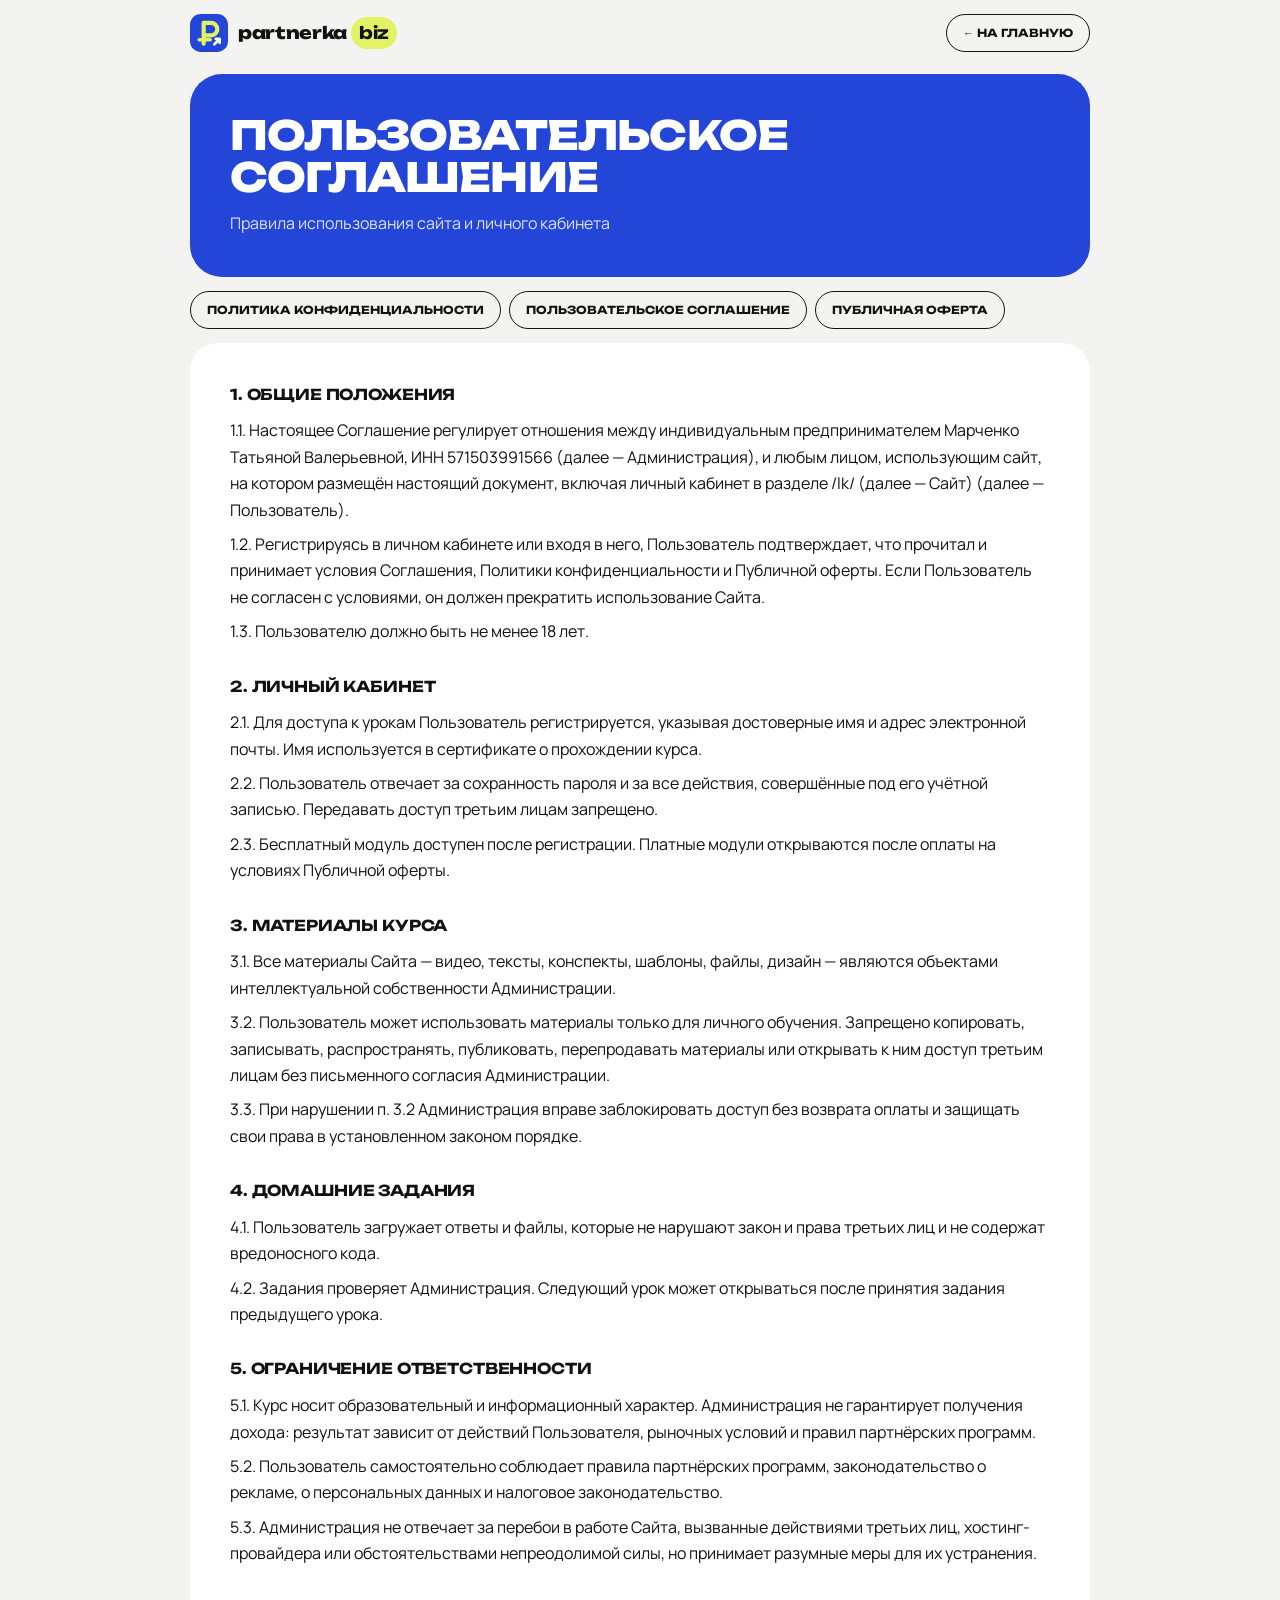
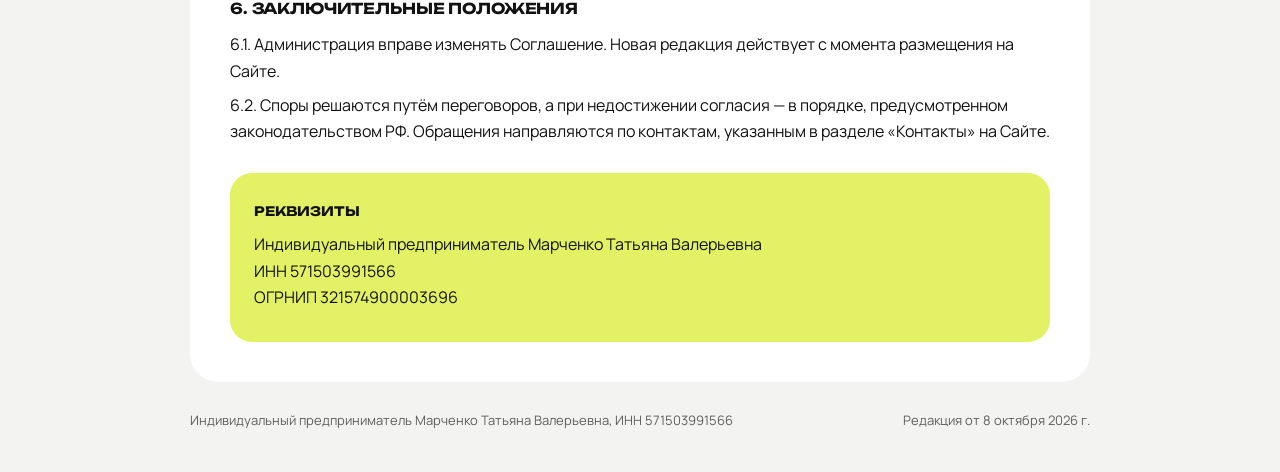
<file: agreement.html>
<!doctype html>
<html lang="ru">
<head>
<meta charset="utf-8">
<meta name="viewport" content="width=device-width, initial-scale=1">
<title>Пользовательское соглашение — partnerka biz</title>
<link rel="icon" href="assets/logo-mark.svg" type="image/svg+xml">
<link rel="apple-touch-icon" href="assets/icon-180.png">
<link rel="stylesheet" href="assets/page.css">
</head>
<body>
<div class="wrap">
  <div class="top"><a href="index.html" class="logo"><img src="assets/logo-mark.svg" alt="" width="38" height="38"><span class="logo-word">partnerka<b>biz</b></span></a><a href="index.html" class="pill">← На главную</a></div>
  <div class="head"><h1>Пользовательское соглашение</h1><p>Правила использования сайта и личного кабинета</p></div>
  <div class="toc">
    <a class="pill" href="privacy.html">Политика конфиденциальности</a>
    <a class="pill" href="agreement.html">Пользовательское соглашение</a>
    <a class="pill" href="offer.html">Публичная оферта</a>
  </div>
  <div class="doc">
<h2>1. Общие положения</h2>
<p>1.1. Настоящее Соглашение регулирует отношения между индивидуальным предпринимателем Марченко Татьяной Валерьевной, ИНН 571503991566 (далее — Администрация), и любым лицом, использующим сайт, на котором размещён настоящий документ, включая личный кабинет в разделе /lk/ (далее — Сайт) (далее — Пользователь).</p>
<p>1.2. Регистрируясь в личном кабинете или входя в него, Пользователь подтверждает, что прочитал и принимает условия Соглашения, Политики конфиденциальности и Публичной оферты. Если Пользователь не согласен с условиями, он должен прекратить использование Сайта.</p>
<p>1.3. Пользователю должно быть не менее 18 лет.</p>

<h2>2. Личный кабинет</h2>
<p>2.1. Для доступа к урокам Пользователь регистрируется, указывая достоверные имя и адрес электронной почты. Имя используется в сертификате о прохождении курса.</p>
<p>2.2. Пользователь отвечает за сохранность пароля и за все действия, совершённые под его учётной записью. Передавать доступ третьим лицам запрещено.</p>
<p>2.3. Бесплатный модуль доступен после регистрации. Платные модули открываются после оплаты на условиях Публичной оферты.</p>

<h2>3. Материалы курса</h2>
<p>3.1. Все материалы Сайта — видео, тексты, конспекты, шаблоны, файлы, дизайн — являются объектами интеллектуальной собственности Администрации.</p>
<p>3.2. Пользователь может использовать материалы только для личного обучения. Запрещено копировать, записывать, распространять, публиковать, перепродавать материалы или открывать к ним доступ третьим лицам без письменного согласия Администрации.</p>
<p>3.3. При нарушении п. 3.2 Администрация вправе заблокировать доступ без возврата оплаты и защищать свои права в установленном законом порядке.</p>

<h2>4. Домашние задания</h2>
<p>4.1. Пользователь загружает ответы и файлы, которые не нарушают закон и права третьих лиц и не содержат вредоносного кода.</p>
<p>4.2. Задания проверяет Администрация. Следующий урок может открываться после принятия задания предыдущего урока.</p>

<h2>5. Ограничение ответственности</h2>
<p>5.1. Курс носит образовательный и информационный характер. Администрация не гарантирует получения дохода: результат зависит от действий Пользователя, рыночных условий и правил партнёрских программ.</p>
<p>5.2. Пользователь самостоятельно соблюдает правила партнёрских программ, законодательство о рекламе, о персональных данных и налоговое законодательство.</p>
<p>5.3. Администрация не отвечает за перебои в работе Сайта, вызванные действиями третьих лиц, хостинг-провайдера или обстоятельствами непреодолимой силы, но принимает разумные меры для их устранения.</p>

<h2>6. Заключительные положения</h2>
<p>6.1. Администрация вправе изменять Соглашение. Новая редакция действует с момента размещения на Сайте.</p>
<p>6.2. Споры решаются путём переговоров, а при недостижении согласия — в порядке, предусмотренном законодательством РФ. Обращения направляются по контактам, указанным в разделе «Контакты» на Сайте.</p>

<div class="req"><b>Реквизиты</b><p style="margin-top:8px">Индивидуальный предприниматель Марченко Татьяна Валерьевна<br>ИНН 571503991566<br>ОГРНИП 321574900003696</p></div>
  </div>
  <footer><span>Индивидуальный предприниматель Марченко Татьяна Валерьевна, ИНН 571503991566</span><span>Редакция от 8 октября 2026 г.</span></footer>
</div>
</body>
</html>
</file>
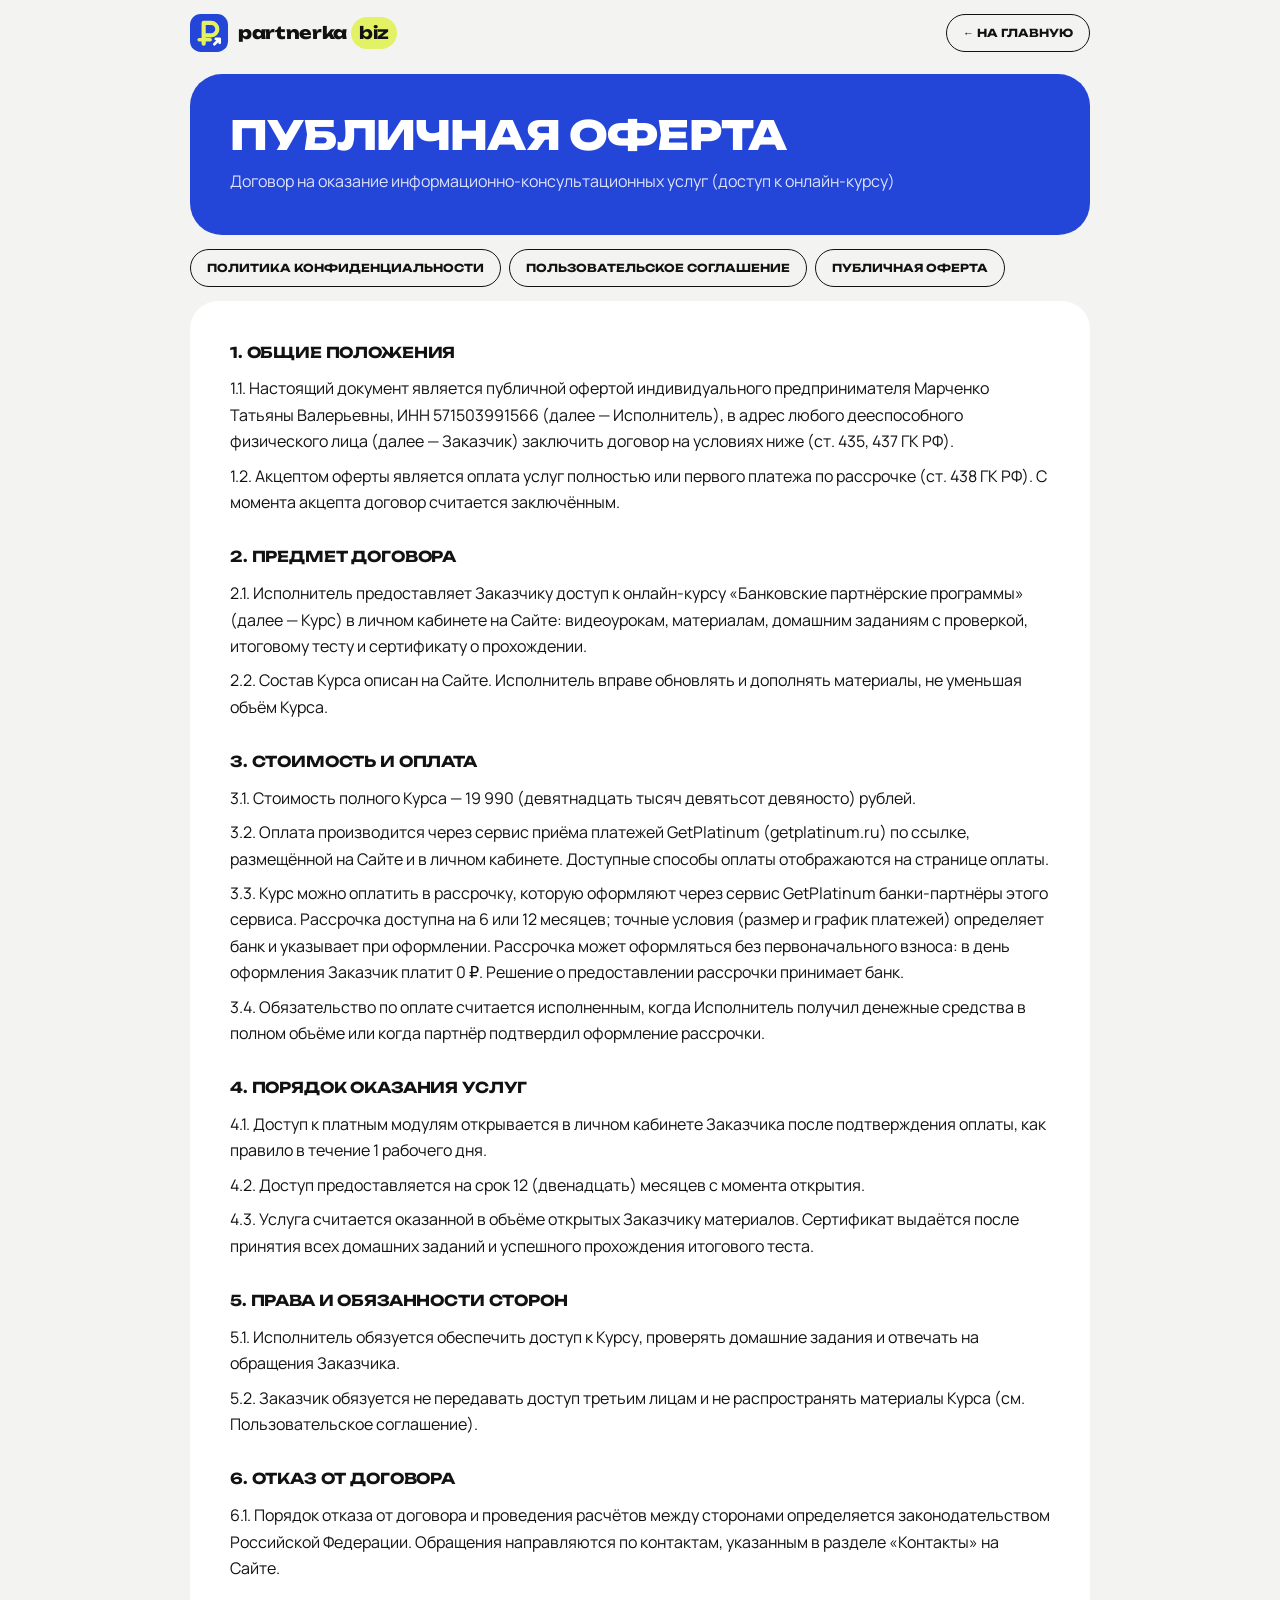
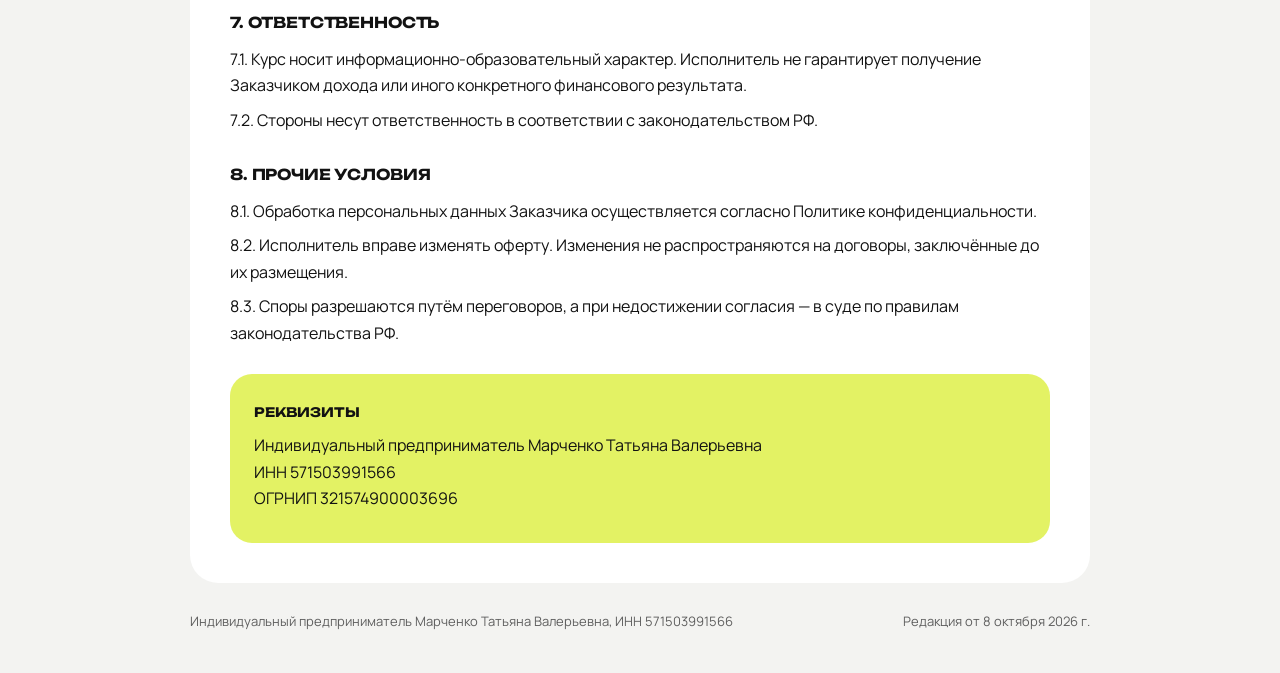
<file: offer.html>
<!doctype html>
<html lang="ru">
<head>
<meta charset="utf-8">
<meta name="viewport" content="width=device-width, initial-scale=1">
<title>Публичная оферта — partnerka biz</title>
<link rel="icon" href="assets/logo-mark.svg" type="image/svg+xml">
<link rel="apple-touch-icon" href="assets/icon-180.png">
<link rel="stylesheet" href="assets/page.css">
</head>
<body>
<div class="wrap">
  <div class="top"><a href="index.html" class="logo"><img src="assets/logo-mark.svg" alt="" width="38" height="38"><span class="logo-word">partnerka<b>biz</b></span></a><a href="index.html" class="pill">← На главную</a></div>
  <div class="head"><h1>Публичная оферта</h1><p>Договор на оказание информационно-консультационных услуг (доступ к онлайн-курсу)</p></div>
  <div class="toc">
    <a class="pill" href="privacy.html">Политика конфиденциальности</a>
    <a class="pill" href="agreement.html">Пользовательское соглашение</a>
    <a class="pill" href="offer.html">Публичная оферта</a>
  </div>
  <div class="doc">
<h2>1. Общие положения</h2>
<p>1.1. Настоящий документ является публичной офертой индивидуального предпринимателя Марченко Татьяны Валерьевны, ИНН 571503991566 (далее — Исполнитель), в адрес любого дееспособного физического лица (далее — Заказчик) заключить договор на условиях ниже (ст. 435, 437 ГК РФ).</p>
<p>1.2. Акцептом оферты является оплата услуг полностью или первого платежа по рассрочке (ст. 438 ГК РФ). С момента акцепта договор считается заключённым.</p>

<h2>2. Предмет договора</h2>
<p>2.1. Исполнитель предоставляет Заказчику доступ к онлайн-курсу «Банковские партнёрские программы» (далее — Курс) в личном кабинете на Сайте: видеоурокам, материалам, домашним заданиям с проверкой, итоговому тесту и сертификату о прохождении.</p>
<p>2.2. Состав Курса описан на Сайте. Исполнитель вправе обновлять и дополнять материалы, не уменьшая объём Курса.</p>

<h2>3. Стоимость и оплата</h2>
<p>3.1. Стоимость полного Курса — 19 990 (девятнадцать тысяч девятьсот девяносто) рублей.</p>
<p>3.2. Оплата производится через сервис приёма платежей GetPlatinum (getplatinum.ru) по ссылке, размещённой на Сайте и в личном кабинете. Доступные способы оплаты отображаются на странице оплаты.</p>
<p>3.3. Курс можно оплатить в рассрочку, которую оформляют через сервис GetPlatinum банки-партнёры этого сервиса. Рассрочка доступна на 6 или 12 месяцев; точные условия (размер и график платежей) определяет банк и указывает при оформлении. Рассрочка может оформляться без первоначального взноса: в день оформления Заказчик платит 0 ₽. Решение о предоставлении рассрочки принимает банк.</p>
<p>3.4. Обязательство по оплате считается исполненным, когда Исполнитель получил денежные средства в полном объёме или когда партнёр подтвердил оформление рассрочки.</p>

<h2>4. Порядок оказания услуг</h2>
<p>4.1. Доступ к платным модулям открывается в личном кабинете Заказчика после подтверждения оплаты, как правило в течение 1 рабочего дня.</p>
<p>4.2. Доступ предоставляется на срок 12 (двенадцать) месяцев с момента открытия.</p>
<p>4.3. Услуга считается оказанной в объёме открытых Заказчику материалов. Сертификат выдаётся после принятия всех домашних заданий и успешного прохождения итогового теста.</p>

<h2>5. Права и обязанности сторон</h2>
<p>5.1. Исполнитель обязуется обеспечить доступ к Курсу, проверять домашние задания и отвечать на обращения Заказчика.</p>
<p>5.2. Заказчик обязуется не передавать доступ третьим лицам и не распространять материалы Курса (см. Пользовательское соглашение).</p>

<h2>6. Отказ от договора</h2>
<p>6.1. Порядок отказа от договора и проведения расчётов между сторонами определяется законодательством Российской Федерации. Обращения направляются по контактам, указанным в разделе «Контакты» на Сайте.</p>

<h2>7. Ответственность</h2>
<p>7.1. Курс носит информационно-образовательный характер. Исполнитель не гарантирует получение Заказчиком дохода или иного конкретного финансового результата.</p>
<p>7.2. Стороны несут ответственность в соответствии с законодательством РФ.</p>

<h2>8. Прочие условия</h2>
<p>8.1. Обработка персональных данных Заказчика осуществляется согласно Политике конфиденциальности.</p>
<p>8.2. Исполнитель вправе изменять оферту. Изменения не распространяются на договоры, заключённые до их размещения.</p>
<p>8.3. Споры разрешаются путём переговоров, а при недостижении согласия — в суде по правилам законодательства РФ.</p>

<div class="req"><b>Реквизиты</b><p style="margin-top:8px">Индивидуальный предприниматель Марченко Татьяна Валерьевна<br>ИНН 571503991566<br>ОГРНИП 321574900003696</p></div>
  </div>
  <footer><span>Индивидуальный предприниматель Марченко Татьяна Валерьевна, ИНН 571503991566</span><span>Редакция от 8 октября 2026 г.</span></footer>
</div>
</body>
</html>
</file>
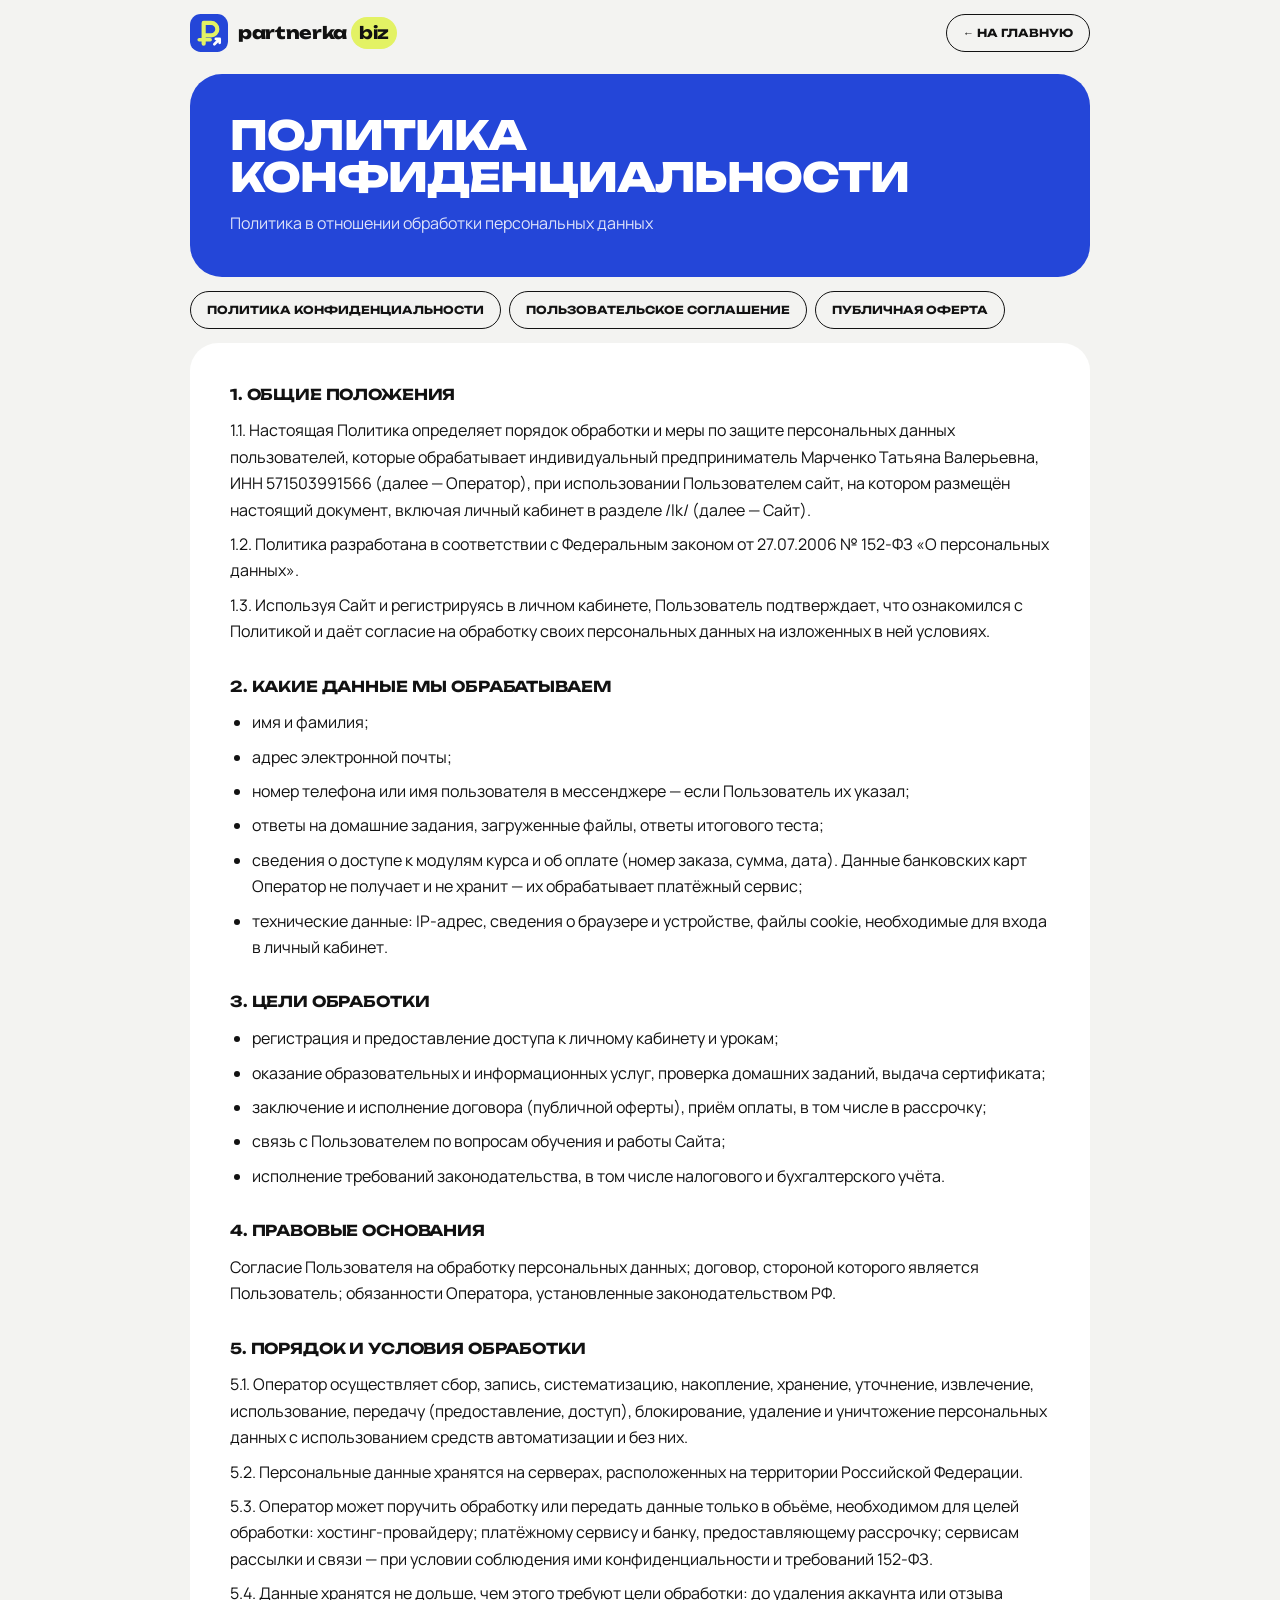
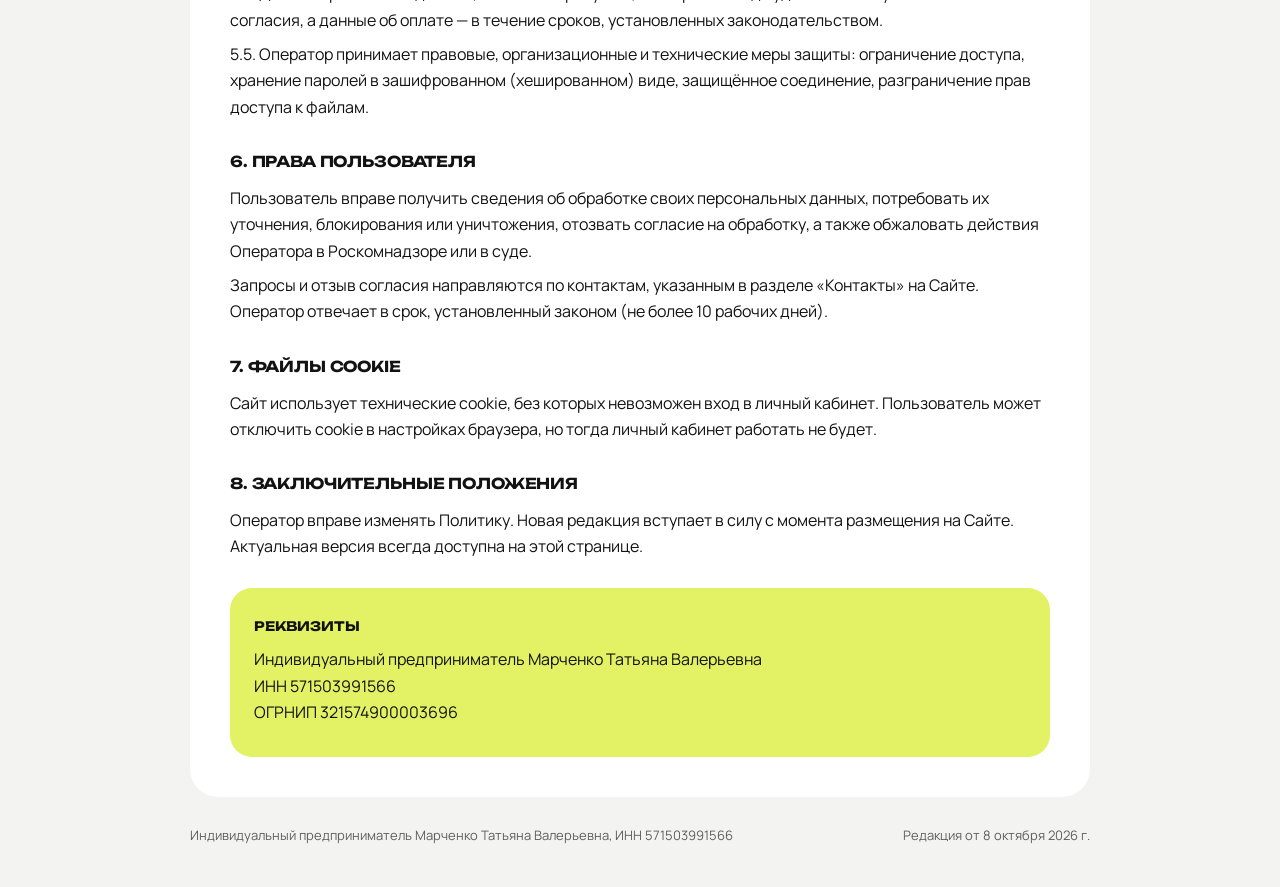
<file: privacy.html>
<!doctype html>
<html lang="ru">
<head>
<meta charset="utf-8">
<meta name="viewport" content="width=device-width, initial-scale=1">
<title>Политика конфиденциальности — partnerka biz</title>
<link rel="icon" href="assets/logo-mark.svg" type="image/svg+xml">
<link rel="apple-touch-icon" href="assets/icon-180.png">
<link rel="stylesheet" href="assets/page.css">
</head>
<body>
<div class="wrap">
  <div class="top"><a href="index.html" class="logo"><img src="assets/logo-mark.svg" alt="" width="38" height="38"><span class="logo-word">partnerka<b>biz</b></span></a><a href="index.html" class="pill">← На главную</a></div>
  <div class="head"><h1>Политика конфиденциальности</h1><p>Политика в отношении обработки персональных данных</p></div>
  <div class="toc">
    <a class="pill" href="privacy.html">Политика конфиденциальности</a>
    <a class="pill" href="agreement.html">Пользовательское соглашение</a>
    <a class="pill" href="offer.html">Публичная оферта</a>
  </div>
  <div class="doc">
<h2>1. Общие положения</h2>
<p>1.1. Настоящая Политика определяет порядок обработки и меры по защите персональных данных пользователей, которые обрабатывает индивидуальный предприниматель Марченко Татьяна Валерьевна, ИНН 571503991566 (далее — Оператор), при использовании Пользователем сайт, на котором размещён настоящий документ, включая личный кабинет в разделе /lk/ (далее — Сайт).</p>
<p>1.2. Политика разработана в соответствии с Федеральным законом от 27.07.2006 № 152-ФЗ «О персональных данных».</p>
<p>1.3. Используя Сайт и регистрируясь в личном кабинете, Пользователь подтверждает, что ознакомился с Политикой и даёт согласие на обработку своих персональных данных на изложенных в ней условиях.</p>

<h2>2. Какие данные мы обрабатываем</h2>
<ul>
<li>имя и фамилия;</li>
<li>адрес электронной почты;</li>
<li>номер телефона или имя пользователя в мессенджере — если Пользователь их указал;</li>
<li>ответы на домашние задания, загруженные файлы, ответы итогового теста;</li>
<li>сведения о доступе к модулям курса и об оплате (номер заказа, сумма, дата). Данные банковских карт Оператор не получает и не хранит — их обрабатывает платёжный сервис;</li>
<li>технические данные: IP-адрес, сведения о браузере и устройстве, файлы cookie, необходимые для входа в личный кабинет.</li>
</ul>

<h2>3. Цели обработки</h2>
<ul>
<li>регистрация и предоставление доступа к личному кабинету и урокам;</li>
<li>оказание образовательных и информационных услуг, проверка домашних заданий, выдача сертификата;</li>
<li>заключение и исполнение договора (публичной оферты), приём оплаты, в том числе в рассрочку;</li>
<li>связь с Пользователем по вопросам обучения и работы Сайта;</li>
<li>исполнение требований законодательства, в том числе налогового и бухгалтерского учёта.</li>
</ul>

<h2>4. Правовые основания</h2>
<p>Согласие Пользователя на обработку персональных данных; договор, стороной которого является Пользователь; обязанности Оператора, установленные законодательством РФ.</p>

<h2>5. Порядок и условия обработки</h2>
<p>5.1. Оператор осуществляет сбор, запись, систематизацию, накопление, хранение, уточнение, извлечение, использование, передачу (предоставление, доступ), блокирование, удаление и уничтожение персональных данных с использованием средств автоматизации и без них.</p>
<p>5.2. Персональные данные хранятся на серверах, расположенных на территории Российской Федерации.</p>
<p>5.3. Оператор может поручить обработку или передать данные только в объёме, необходимом для целей обработки: хостинг-провайдеру; платёжному сервису и банку, предоставляющему рассрочку; сервисам рассылки и связи — при условии соблюдения ими конфиденциальности и требований 152-ФЗ.</p>
<p>5.4. Данные хранятся не дольше, чем этого требуют цели обработки: до удаления аккаунта или отзыва согласия, а данные об оплате — в течение сроков, установленных законодательством.</p>
<p>5.5. Оператор принимает правовые, организационные и технические меры защиты: ограничение доступа, хранение паролей в зашифрованном (хешированном) виде, защищённое соединение, разграничение прав доступа к файлам.</p>

<h2>6. Права Пользователя</h2>
<p>Пользователь вправе получить сведения об обработке своих персональных данных, потребовать их уточнения, блокирования или уничтожения, отозвать согласие на обработку, а также обжаловать действия Оператора в Роскомнадзоре или в суде.</p>
<p>Запросы и отзыв согласия направляются по контактам, указанным в разделе «Контакты» на Сайте. Оператор отвечает в срок, установленный законом (не более 10 рабочих дней).</p>

<h2>7. Файлы cookie</h2>
<p>Сайт использует технические cookie, без которых невозможен вход в личный кабинет. Пользователь может отключить cookie в настройках браузера, но тогда личный кабинет работать не будет.</p>

<h2>8. Заключительные положения</h2>
<p>Оператор вправе изменять Политику. Новая редакция вступает в силу с момента размещения на Сайте. Актуальная версия всегда доступна на этой странице.</p>

<div class="req"><b>Реквизиты</b><p style="margin-top:8px">Индивидуальный предприниматель Марченко Татьяна Валерьевна<br>ИНН 571503991566<br>ОГРНИП 321574900003696</p></div>
  </div>
  <footer><span>Индивидуальный предприниматель Марченко Татьяна Валерьевна, ИНН 571503991566</span><span>Редакция от 8 октября 2026 г.</span></footer>
</div>
</body>
</html>
</file>
<file: assets/fonts.css>
@font-face{font-family:'Manrope';font-style:normal;font-weight:400;font-display:swap;src:url(fonts/manrope-cyrillic.woff2) format('woff2');unicode-range:U+0301, U+0400-045F, U+0490-0491, U+04B0-04B1, U+2116}
@font-face{font-family:'Manrope';font-style:normal;font-weight:400;font-display:swap;src:url(fonts/manrope-latin.woff2) format('woff2');unicode-range:U+0000-00FF, U+0131, U+0152-0153, U+02BB-02BC, U+02C6, U+02DA, U+02DC, U+0304, U+0308, U+0329, U+2000-206F, U+20AC, U+2122, U+2191, U+2193, U+2212, U+2215, U+FEFF, U+FFFD}
@font-face{font-family:'Manrope';font-style:normal;font-weight:500;font-display:swap;src:url(fonts/manrope-cyrillic.woff2) format('woff2');unicode-range:U+0301, U+0400-045F, U+0490-0491, U+04B0-04B1, U+2116}
@font-face{font-family:'Manrope';font-style:normal;font-weight:500;font-display:swap;src:url(fonts/manrope-latin.woff2) format('woff2');unicode-range:U+0000-00FF, U+0131, U+0152-0153, U+02BB-02BC, U+02C6, U+02DA, U+02DC, U+0304, U+0308, U+0329, U+2000-206F, U+20AC, U+2122, U+2191, U+2193, U+2212, U+2215, U+FEFF, U+FFFD}
@font-face{font-family:'Manrope';font-style:normal;font-weight:600;font-display:swap;src:url(fonts/manrope-cyrillic.woff2) format('woff2');unicode-range:U+0301, U+0400-045F, U+0490-0491, U+04B0-04B1, U+2116}
@font-face{font-family:'Manrope';font-style:normal;font-weight:600;font-display:swap;src:url(fonts/manrope-latin.woff2) format('woff2');unicode-range:U+0000-00FF, U+0131, U+0152-0153, U+02BB-02BC, U+02C6, U+02DA, U+02DC, U+0304, U+0308, U+0329, U+2000-206F, U+20AC, U+2122, U+2191, U+2193, U+2212, U+2215, U+FEFF, U+FFFD}
@font-face{font-family:'Manrope';font-style:normal;font-weight:700;font-display:swap;src:url(fonts/manrope-cyrillic.woff2) format('woff2');unicode-range:U+0301, U+0400-045F, U+0490-0491, U+04B0-04B1, U+2116}
@font-face{font-family:'Manrope';font-style:normal;font-weight:700;font-display:swap;src:url(fonts/manrope-latin.woff2) format('woff2');unicode-range:U+0000-00FF, U+0131, U+0152-0153, U+02BB-02BC, U+02C6, U+02DA, U+02DC, U+0304, U+0308, U+0329, U+2000-206F, U+20AC, U+2122, U+2191, U+2193, U+2212, U+2215, U+FEFF, U+FFFD}
@font-face{font-family:'Manrope';font-style:normal;font-weight:800;font-display:swap;src:url(fonts/manrope-cyrillic.woff2) format('woff2');unicode-range:U+0301, U+0400-045F, U+0490-0491, U+04B0-04B1, U+2116}
@font-face{font-family:'Manrope';font-style:normal;font-weight:800;font-display:swap;src:url(fonts/manrope-latin.woff2) format('woff2');unicode-range:U+0000-00FF, U+0131, U+0152-0153, U+02BB-02BC, U+02C6, U+02DA, U+02DC, U+0304, U+0308, U+0329, U+2000-206F, U+20AC, U+2122, U+2191, U+2193, U+2212, U+2215, U+FEFF, U+FFFD}
@font-face{font-family:'Unbounded';font-style:normal;font-weight:600;font-display:swap;src:url(fonts/unbounded-cyrillic.woff2) format('woff2');unicode-range:U+0301, U+0400-045F, U+0490-0491, U+04B0-04B1, U+2116}
@font-face{font-family:'Unbounded';font-style:normal;font-weight:600;font-display:swap;src:url(fonts/unbounded-latin.woff2) format('woff2');unicode-range:U+0000-00FF, U+0131, U+0152-0153, U+02BB-02BC, U+02C6, U+02DA, U+02DC, U+0304, U+0308, U+0329, U+2000-206F, U+20AC, U+2122, U+2191, U+2193, U+2212, U+2215, U+FEFF, U+FFFD}
@font-face{font-family:'Unbounded';font-style:normal;font-weight:700;font-display:swap;src:url(fonts/unbounded-cyrillic.woff2) format('woff2');unicode-range:U+0301, U+0400-045F, U+0490-0491, U+04B0-04B1, U+2116}
@font-face{font-family:'Unbounded';font-style:normal;font-weight:700;font-display:swap;src:url(fonts/unbounded-latin.woff2) format('woff2');unicode-range:U+0000-00FF, U+0131, U+0152-0153, U+02BB-02BC, U+02C6, U+02DA, U+02DC, U+0304, U+0308, U+0329, U+2000-206F, U+20AC, U+2122, U+2191, U+2193, U+2212, U+2215, U+FEFF, U+FFFD}
@font-face{font-family:'Unbounded';font-style:normal;font-weight:800;font-display:swap;src:url(fonts/unbounded-cyrillic.woff2) format('woff2');unicode-range:U+0301, U+0400-045F, U+0490-0491, U+04B0-04B1, U+2116}
@font-face{font-family:'Unbounded';font-style:normal;font-weight:800;font-display:swap;src:url(fonts/unbounded-latin.woff2) format('woff2');unicode-range:U+0000-00FF, U+0131, U+0152-0153, U+02BB-02BC, U+02C6, U+02DA, U+02DC, U+0304, U+0308, U+0329, U+2000-206F, U+20AC, U+2122, U+2191, U+2193, U+2212, U+2215, U+FEFF, U+FFFD}
@font-face{font-family:'Unbounded';font-style:normal;font-weight:900;font-display:swap;src:url(fonts/unbounded-cyrillic.woff2) format('woff2');unicode-range:U+0301, U+0400-045F, U+0490-0491, U+04B0-04B1, U+2116}
@font-face{font-family:'Unbounded';font-style:normal;font-weight:900;font-display:swap;src:url(fonts/unbounded-latin.woff2) format('woff2');unicode-range:U+0000-00FF, U+0131, U+0152-0153, U+02BB-02BC, U+02C6, U+02DA, U+02DC, U+0304, U+0308, U+0329, U+2000-206F, U+20AC, U+2122, U+2191, U+2193, U+2212, U+2215, U+FEFF, U+FFFD}
</file>
<file: assets/page.css>
@import url(fonts.css);
:root{--bg:#f3f3f1;--card:#e9e9e6;--white:#fff;--ink:#121212;--muted:#5f5f5f;--blue:#2446d8;--lime:#e3f264;--line:rgba(18,18,18,.12)}
*{box-sizing:border-box;margin:0;padding:0}
body{background:var(--bg);color:var(--ink);font-family:Manrope,system-ui,sans-serif;font-size:16px;line-height:1.65;-webkit-font-smoothing:antialiased}
a{color:var(--blue)}
.wrap{width:min(900px,100% - 32px);margin-inline:auto}
.top{padding:14px 0;display:flex;justify-content:space-between;gap:12px;flex-wrap:wrap}
.pill{display:inline-flex;align-items:center;padding:9px 16px;border-radius:999px;border:1.5px solid var(--ink);font-family:Unbounded,sans-serif;font-weight:700;font-size:11px;text-transform:uppercase;text-decoration:none;color:var(--ink);white-space:nowrap}
.pill.lime{background:var(--lime);border-color:var(--lime)}
.pill:hover{background:var(--ink);color:#fff}
.head{background:var(--blue);color:#fff;border-radius:32px;padding:40px;margin:8px 0 14px}
.head h1{font-family:Unbounded,sans-serif;font-weight:800;text-transform:uppercase;font-size:clamp(24px,4vw,40px);line-height:1.05;letter-spacing:-.02em}
.head p{opacity:.85;margin-top:12px}
.doc{background:var(--white);border-radius:28px;padding:40px}
.doc h2{font-family:Unbounded,sans-serif;font-weight:700;text-transform:uppercase;font-size:15px;letter-spacing:-.01em;margin:30px 0 10px}
.doc h2:first-child{margin-top:0}
.doc p,.doc li{margin-bottom:8px}
.doc ul,.doc ol{padding-left:22px;margin-bottom:8px}
.req{background:var(--lime);border-radius:22px;padding:24px;margin-top:28px}
.req b{font-family:Unbounded,sans-serif;font-size:13px;text-transform:uppercase}
.fill{background:#fff3b0;padding:0 4px;border-radius:4px}
.toc{display:flex;gap:8px;flex-wrap:wrap;margin:14px 0}
footer{padding:28px 0 40px;font-size:13px;color:var(--muted);display:flex;justify-content:space-between;gap:12px;flex-wrap:wrap}
@media (max-width:600px){.head,.doc{padding:24px 20px;border-radius:24px}}
@media print{.top,.toc,footer{display:none}.head{color:#000;background:none;padding:0}.doc{padding:0}}
.logo{display:inline-flex;align-items:center;gap:10px;text-decoration:none;color:var(--ink)}
.logo img{display:block}
.logo-word{font-family:Unbounded,sans-serif;font-weight:800;font-size:17px;letter-spacing:-.02em;display:flex;align-items:center;gap:4px}
.logo-word b{background:var(--lime);border-radius:999px;padding:2px 8px}
</file>
